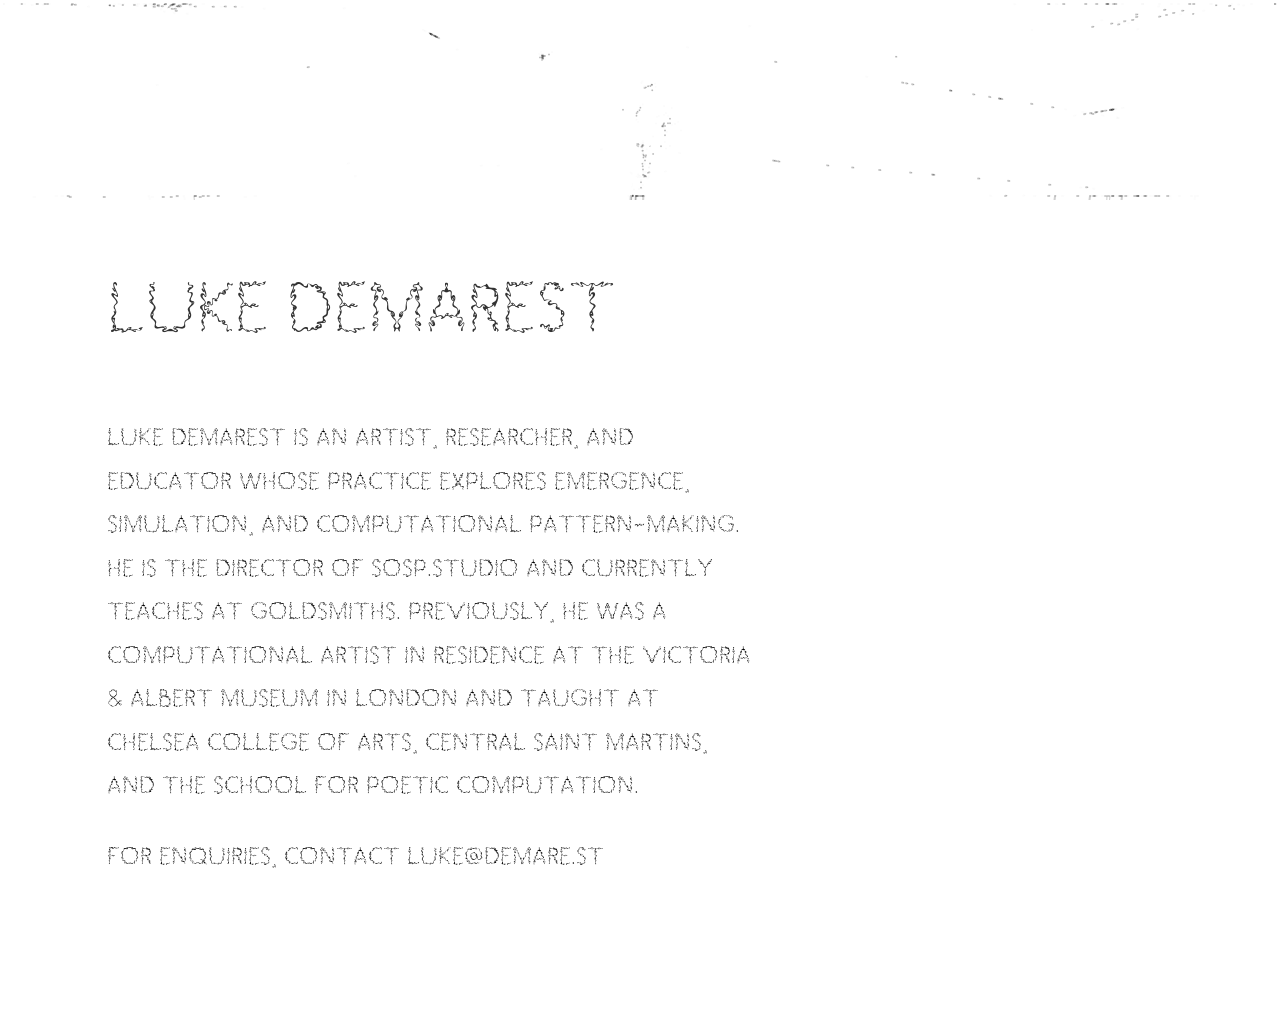
<file: index.html>
<!DOCTYPE html>
<html lang="en-GB">
  <head>
    <meta charset="UTF-8">
    <meta name="viewport" content="width=device-width, initial-scale=1.0">
    <title>Luke Demarest</title>

    <style>
    @font-face {
      font-family: parasitype;
      src: url(./fonts/haslea/haslea-plain.otf);
      <!-- src: url(./fonts/parasitype/parasitype-light.otf); -->
    }
    @font-face {
      font-family: haslea;
      src: url(./fonts/haslea/haslea-plain.otf);
    }
      :root {
        --page-width: 73rem;
        --page-padding: clamp(1.5rem, 4vw, 4rem);
        --text-colour: #666;
        --heading-colour: #323232;
        --gap: clamp(2rem, 4vw, 4rem);
      }

      *,
      *::before,
      *::after {
        box-sizing: border-box;
      }

      html {
        scrollbar-width: none;
      }

      html,
      body {
        margin: 0;
        padding: 0;
      }

      body {
        width: 100%;
        min-height: 100vh;
        padding-bottom: clamp(5rem, 10vw, 10rem);
        overflow-y: scroll;
        color: var(--text-colour);
        background: #fff;
        font-family: parasitype;
        scrollbar-width: none;
        -ms-overflow-style: none;
      }

      body::-webkit-scrollbar,
      ::-webkit-scrollbar {
        display: none;
      }

      canvas {
        display: block;
        width: 100%;
        margin: auto;
        min-height:200px;
      }

      #canvasParent {
        <!-- height: clamp(120px, 18vw, 220px); -->
        min-height:200px;
      }

      main {
        width: min(100%, var(--page-width));
        margin: 0 auto;
        padding: 0 var(--page-padding);
        color: black;
      }

      h1,
      h2,
      p {
        margin-top: 0;
        font-variant-ligatures: discretionary-ligatures; 
      }

      h1 {
        margin-top: clamp(2rem, 5vw, 4rem);
        margin-bottom: clamp(2rem, 5vw, 4rem);
        color: var(--heading-colour);
        font-size: clamp(3rem, 7.2vw, 5rem);
        font-weight: normal;
        <!-- line-height: 1.0; -->
        font-family: arthemys;
        letter-spacing: -0.02em;
        font-variant-ligatures: discretionary-ligatures;
        text-rendering: optimizeLegibility;
      }

      h1,
      h1 * {
        font-variant-ligatures: discretionary-ligatures;
        font-feature-settings: "dlig" 1;
      }

      p {
        max-width: 38ch;
        font-family: "haslea", sans-serif;
        font-size: clamp(1.2rem, 2.2vw, 1.7rem);
        line-height: 1.6;
      }

      a,
      a:visited,
      a:active {
        color: inherit;
        text-decoration: none;
      }

      a:focus-visible {
        outline: 1px solid currentColor;
        outline-offset: 0.3rem;
      }

      .intro {
        margin-bottom: clamp(6rem, 12vw, 11rem);
      }

      .intro p:last-child {
        margin-bottom: 0;
      }

      .contact a {
        border-bottom: 1px solid currentColor;
      }

      .projects {
        display: grid;
        grid-template-columns: repeat(3, minmax(0, 1fr));
        gap: clamp(3rem, 6vw, 6rem) var(--gap);
      }

      .project {
        display: block;
      }

      .project-image {
        width: 100%;
        aspect-ratio: 4 / 3;
        object-fit: cover;
        display: block;
      }

      .project h2 {
        margin: 1rem 0 0.35rem;
        color: var(--heading-colour);
        font-size: clamp(1.35rem, 1.45vw, 1.8rem);
        font-weight: normal;
        line-height: 1.05;
      }

      .project p {
        max-width: none;
        margin-bottom: 0;
        font-size: clamp(0.95rem, 1.2vw, 1.1rem);
        line-height: 1.45;
      }

      @media (hover: hover) {
        .project-image {
          transition: opacity 160ms ease;
        }

        .project:hover .project-image {
          opacity: 0.82;
        }
      }

      @media (max-width: 900px) {
        .projects {
          grid-template-columns: repeat(2, minmax(0, 1fr));
        }
      }

      @media (max-width: 620px) {
        h1 {
          font-size: clamp(2.8rem, 15vw, 4rem);
          font-size: clamp(2.8rem, 12vw, 4rem);
        }

        p {
          font-size: clamp(1.05rem, 5vw, 1.35rem);
          line-height: 1.55;
        }

        .projects {
          grid-template-columns: 1fr;
        }
      }

    </style>
    <script Content-type="application/javascript" src="./js/lib/p5.js"></script>
    <script Content-type="application/javascript" src="./js/sketch.js"></script>
  </head>
  <body>
    <div id="canvasParent"></div>
    <main>
      <h1>Luke Demarest</h1>
      <p>
        Luke Demarest is an artist, researcher, and educator 
        whose practice explores 
        emergence, simulation, and computational pattern-making.
        He is the director of 
        <a href="https://sosp.studio" target="_blank" rel="noopener noreferrer">sosp.studio</a>
        and currently teaches at Goldsmiths. 
        Previously, he was a Computational Artist in Residence at the Victoria & Albert Museum in London 
        and taught at Chelsea College of Arts, 
        Central Saint Martins, and the School for Poetic Computation. 
      </p>
      <p>
        For enquiries, contact 
        <a href="mailto:luke@demare.st">luke@demare.st</a>
      </p>
    </main>
  </body>
</html>
</file>
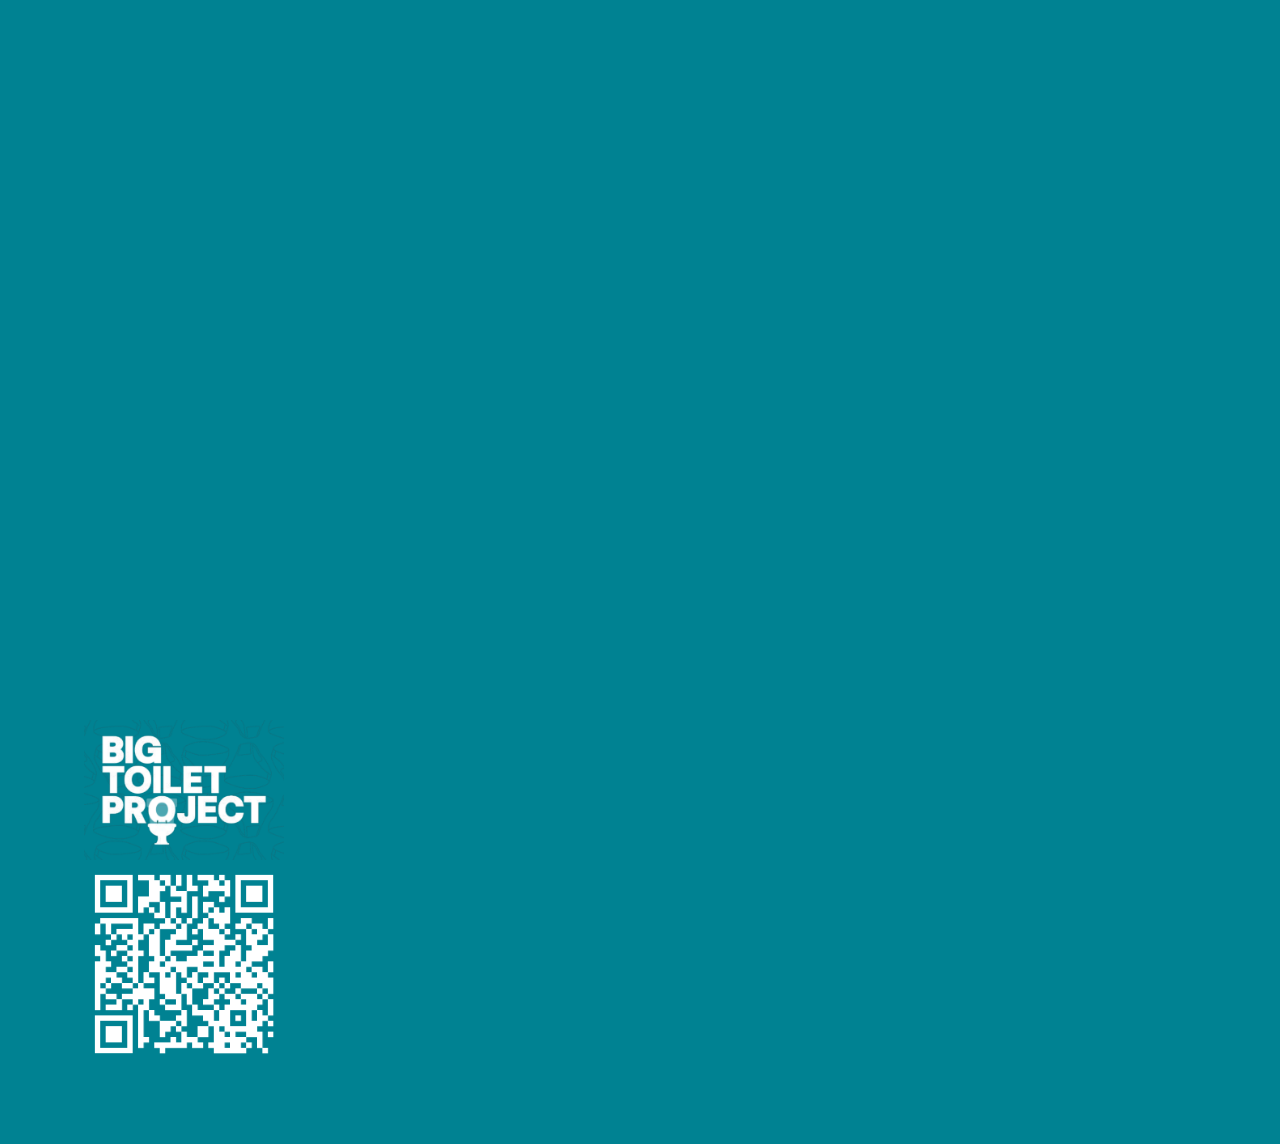
<file: evidence-week/index.html>
<!DOCTYPE html>
<html lang="en">
	<head>
		<link rel="stylesheet" type="text/css" href="style.css">
		<meta charset="utf-8" />
		<style>
		</style>
	</head>
	<body>
	<main>
		<img id="btp" src="./btp.png">
		<img id="qr" src="./qr.png">
		<iframe width="1960" height="1080" frameborder="0" src="https://ncase.me/loopy/v1.1/?embed=1&data=[[[3,80,187,0,%22NHS%2520%25F0%259F%2595%25AE%2520%22,4],[4,253,274,0,%22DfE%2520%25F0%259F%2595%25AE%22,4],[5,250,430,0,%22Ofsted%2520%25F0%259F%2595%25AE%22,4],[6,257,134,0,%22DHSC%2520%25F0%259F%2595%25AE%22,4],[7,437,163,1,%22Start%2520Age%22,4],[8,435,358,1,%22End%2520Age%22,4],[9,578,266,1,%22Nappy%2520use%22,4],[11,743,365,1,%22Nappy%2520%25C2%25A3%2520%25F0%259F%2591%25AA%22,2],[12,745,169,1,%22Nappy%2520Waste%22,5],[13,904,453,1,%22Nappy%2520%25C2%25A3%2520%25F0%259F%258F%259B%22,2],[14,434,689,0,%22Educator%2520%25E2%258F%25B1%25EF%25B8%258F%22,1],[15,602,689,0,%22Education%2520Quality%22,1],[17,1136,303,1,%22Pollution%22,5],[18,751,693,0,%22Child%2520Health%2520%22,1],[19,963,297,1,%22Incineration%22,5],[20,966,91,1,%22Landfill%22,5],[22,745,537,1,%22NHS%2520%25C2%25A3%2520%25E2%259B%25A8%22,2],[23,1145,684,0.16,%22Eco%2520Health%22,5],[24,1145,94,1,%22CO2%2520Emissions%22,5]],[[3,6,7,1,0],[3,4,-37,1,0],[3,7,129,-1,0],[3,8,-245,-1,0],[6,7,14,-1,0],[6,8,4,-1,0],[5,7,12,-1,0],[7,9,-6,1,0],[8,9,14,1,0],[9,11,13,1,0],[9,12,8,1,0],[13,11,7,1,0],[8,14,-2,-1,0],[14,15,-4,1,0],[8,18,0,-1,0],[12,19,5,1,0],[12,20,-5,1,0],[20,17,-15,1,0],[19,17,-6,1,0],[18,22,0,-1,0],[19,13,0,1,0],[17,18,94,-1,0],[17,23,25,-1,0],[4,5,-3,1,0],[5,8,-33,-1,0],[12,13,-3,1,0],[20,24,15,1,0],[19,24,19,1,0],[24,18,223,-1,0],[24,23,81,-1,0]],[[304,36,%22Increase%2520clarity%2520and%2520evidence%2520use%2520in%2520UK%2520toilet%2520training%2520guidance%22],[559,606,%22Social%2520Impacts%22],[917,197,%22Environmental%2520Impacts%22],[747,462,%22Economic%2520Impacts%22],[444,271,%22Toilet%2520Training%22]],24%5D"></iframe>
	</main>
	</body>
</html>
</file>
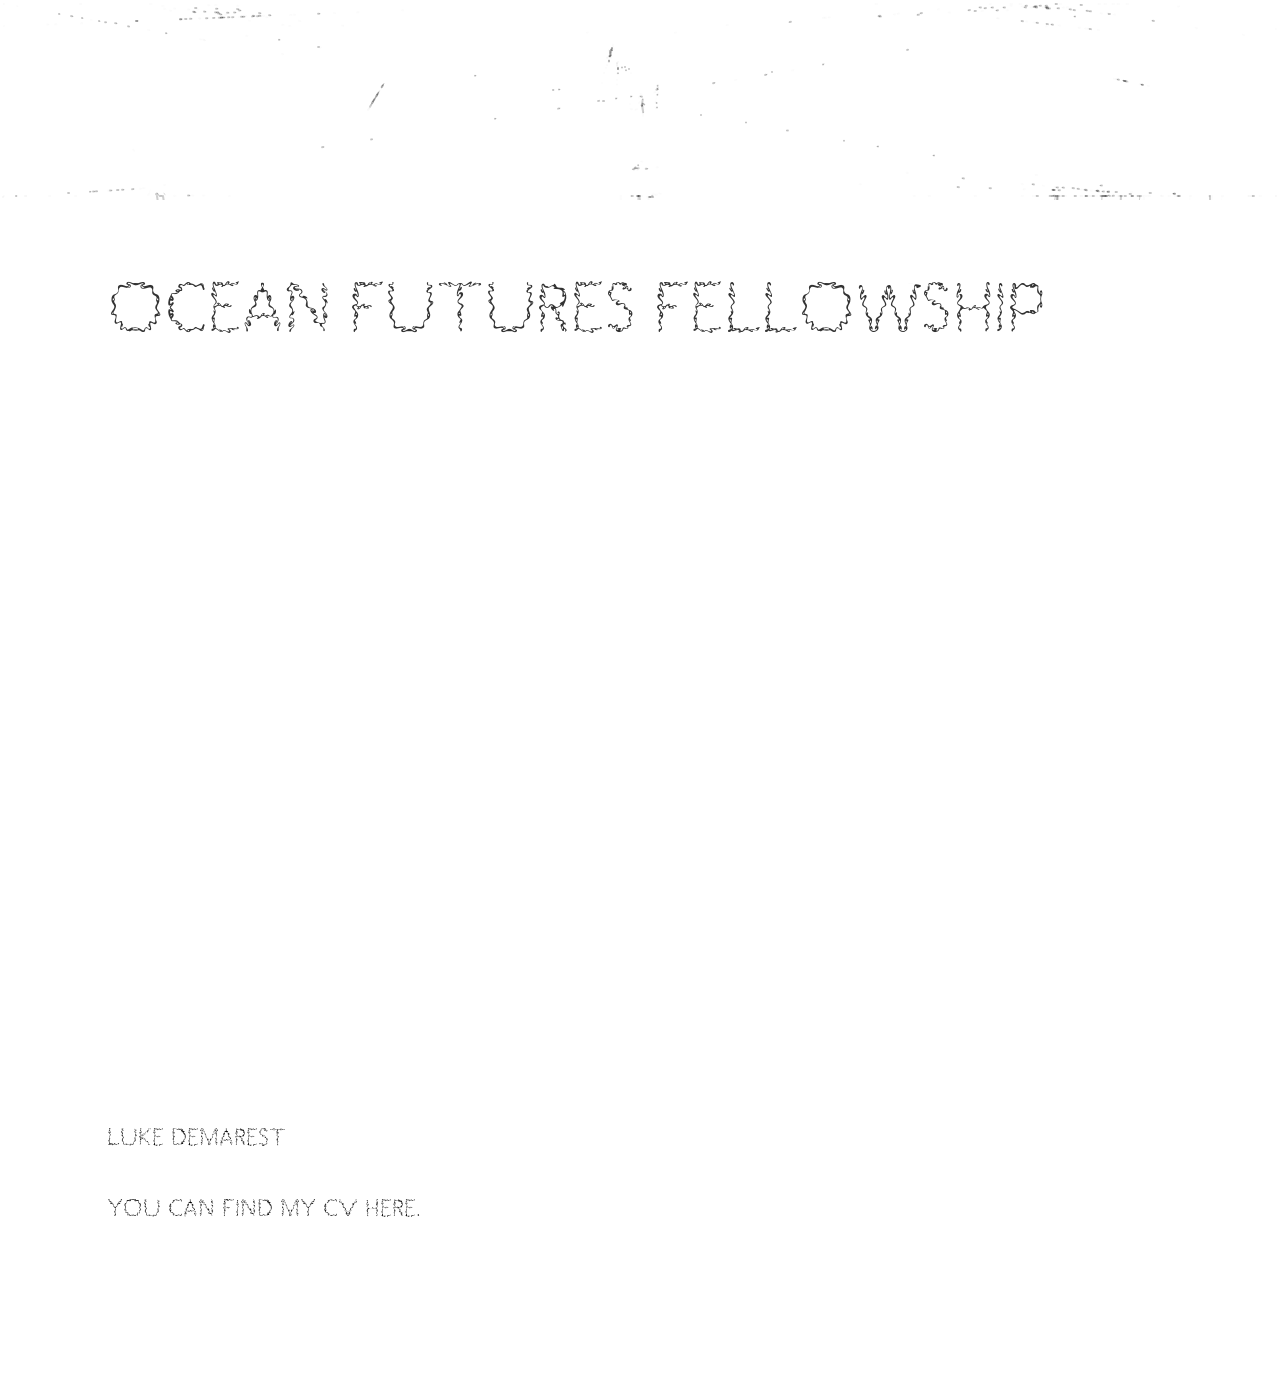
<file: ocean-futures-fellowship/index.html>
<!DOCTYPE html>
<html lang="en-GB">
  <head>
    <meta charset="UTF-8">
    <meta name="viewport" content="width=device-width, initial-scale=1.0">
    <title>Luke Demarest</title>

    <style>
    @font-face {
      font-family: parasitype;
      src: url(./fonts/haslea/haslea-plain.otf);
      <!-- src: url(./fonts/parasitype/parasitype-light.otf); -->
    }
    @font-face {
      font-family: haslea;
      src: url(./fonts/haslea/haslea-plain.otf);
    }
      :root {
        --page-width: 73rem;
        --page-padding: clamp(1.5rem, 4vw, 4rem);
        --text-colour: #666;
        --heading-colour: #323232;
        --gap: clamp(2rem, 4vw, 4rem);
      }

      *,
      *::before,
      *::after {
        box-sizing: border-box;
      }

      html {
        scrollbar-width: none;
      }

      html,
      body {
        margin: 0;
        padding: 0;
      }

      body {
        width: 100%;
        min-height: 100vh;
        padding-bottom: clamp(5rem, 10vw, 10rem);
        overflow-y: scroll;
        color: var(--text-colour);
        background: #fff;
        font-family: parasitype;
        scrollbar-width: none;
        -ms-overflow-style: none;
      }

      body::-webkit-scrollbar,
      ::-webkit-scrollbar {
        display: none;
      }

      canvas {
        display: block;
        width: 100%;
        margin: auto;
        min-height:200px;
      }

      #canvasParent {
        <!-- height: clamp(120px, 18vw, 220px); -->
        min-height:200px;
      }

      main {
        width: min(100%, var(--page-width));
        margin: 0 auto;
        padding: 0 var(--page-padding);
        color: black;
      }

      h1,
      h2,
      p {
        margin-top: 0;
        font-variant-ligatures: discretionary-ligatures; 
      }

      h1 {
        margin-top: clamp(2rem, 5vw, 4rem);
        margin-bottom: clamp(2rem, 5vw, 4rem);
        color: var(--heading-colour);
        font-size: clamp(3rem, 7.2vw, 5rem);
        font-weight: normal;
        <!-- line-height: 1.0; -->
        font-family: arthemys;
        letter-spacing: -0.02em;
        font-variant-ligatures: discretionary-ligatures;
        text-rendering: optimizeLegibility;
      }

      h1,
      h1 * {
        font-variant-ligatures: discretionary-ligatures;
        font-feature-settings: "dlig" 1;
      }

      p {
        max-width: 38ch;
        font-family: "haslea", sans-serif;
        font-size: clamp(1.2rem, 2.2vw, 1.7rem);
        line-height: 1.6;
      }

      a,
      a:visited,
      a:active {
        color: inherit;
        text-decoration: none;
      }

      a:focus-visible {
        outline: 1px solid currentColor;
        outline-offset: 0.3rem;
      }

      .intro {
        margin-bottom: clamp(6rem, 12vw, 11rem);
      }

      .intro p:last-child {
        margin-bottom: 0;
      }

      .contact a {
        border-bottom: 1px solid currentColor;
      }

      .projects {
        display: grid;
        grid-template-columns: repeat(3, minmax(0, 1fr));
        gap: clamp(3rem, 6vw, 6rem) var(--gap);
      }

      .project {
        display: block;
      }

      .project-image {
        width: 100%;
        aspect-ratio: 4 / 3;
        object-fit: cover;
        display: block;
      }

      .project h2 {
        margin: 1rem 0 0.35rem;
        color: var(--heading-colour);
        font-size: clamp(1.35rem, 1.45vw, 1.8rem);
        font-weight: normal;
        line-height: 1.05;
      }

      .project p {
        max-width: none;
        margin-bottom: 0;
        font-size: clamp(0.95rem, 1.2vw, 1.1rem);
        line-height: 1.45;
      }

      @media (hover: hover) {
        .project-image {
          transition: opacity 160ms ease;
        }

        .project:hover .project-image {
          opacity: 0.82;
        }
      }

      @media (max-width: 900px) {
        .projects {
          grid-template-columns: repeat(2, minmax(0, 1fr));
        }
      }

      @media (max-width: 620px) {
        h1 {
          font-size: clamp(2.8rem, 15vw, 4rem);
          font-size: clamp(2.8rem, 12vw, 4rem);
        }

        p {
          font-size: clamp(1.05rem, 5vw, 1.35rem);
          line-height: 1.55;
        }

        .projects {
          grid-template-columns: 1fr;
        }
      }

    </style>
    <script Content-type="application/javascript" src="./js/lib/p5.js"></script>
    <script Content-type="application/javascript" src="./js/sketch.js"></script>
  </head>
  <body>
    <div id="canvasParent"></div>
    <main>
      <h1>Ocean Futures Fellowship</h1>

      <div style="width: 100%; height: 700px;">
        <iframe
          src="https://drive.google.com/file/d/1C8z_IeUMBQytZPWU2QttqURsBSocGLLb/preview"
          width="100%"
          height="100%"
          style="border: none;"
          allow="autoplay"
          allowfullscreen>
        </iframe>
      </div>
      <p>
      Luke Demarest 
      </p>
      <p>
      You can find my cv <a href="./Demarest-cv-ocean_futures_fellowship-2026.pdf">here</a>.
      </p>
    </main>
  </body>
</html>
</file>
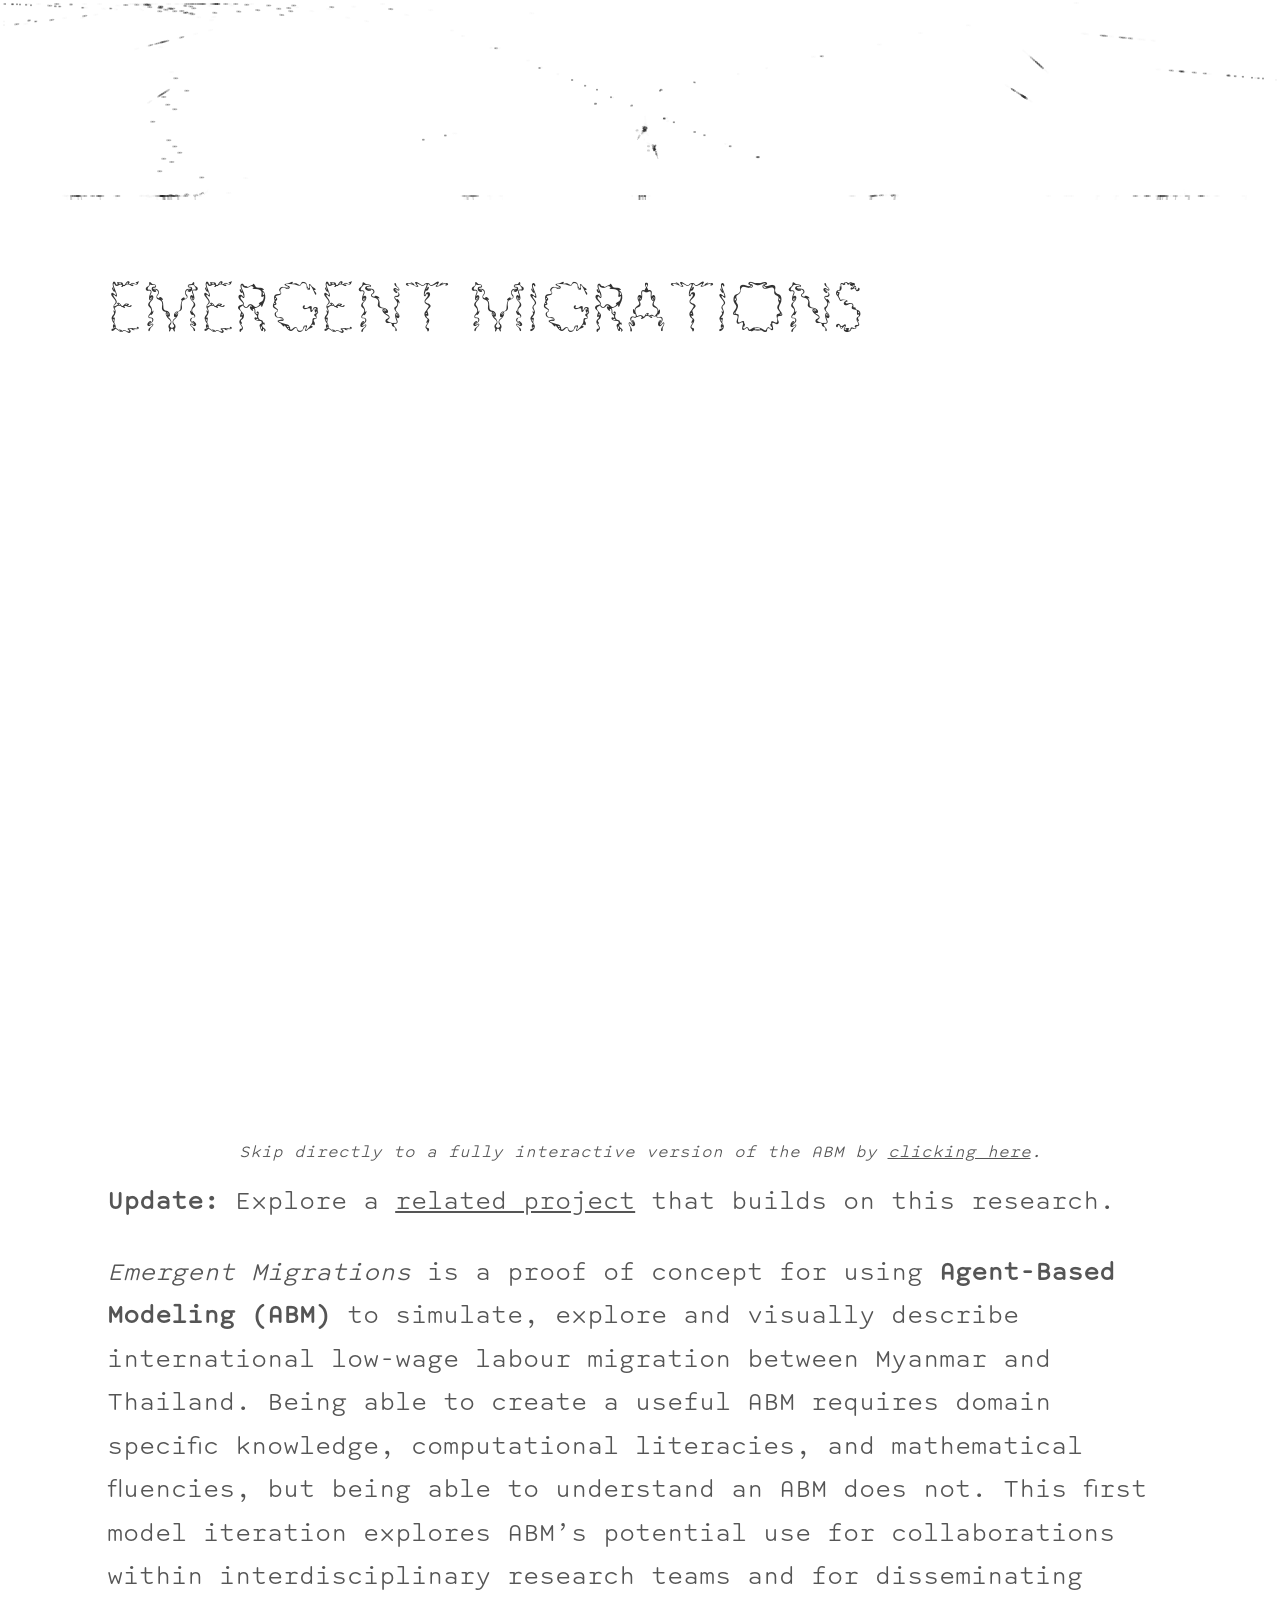
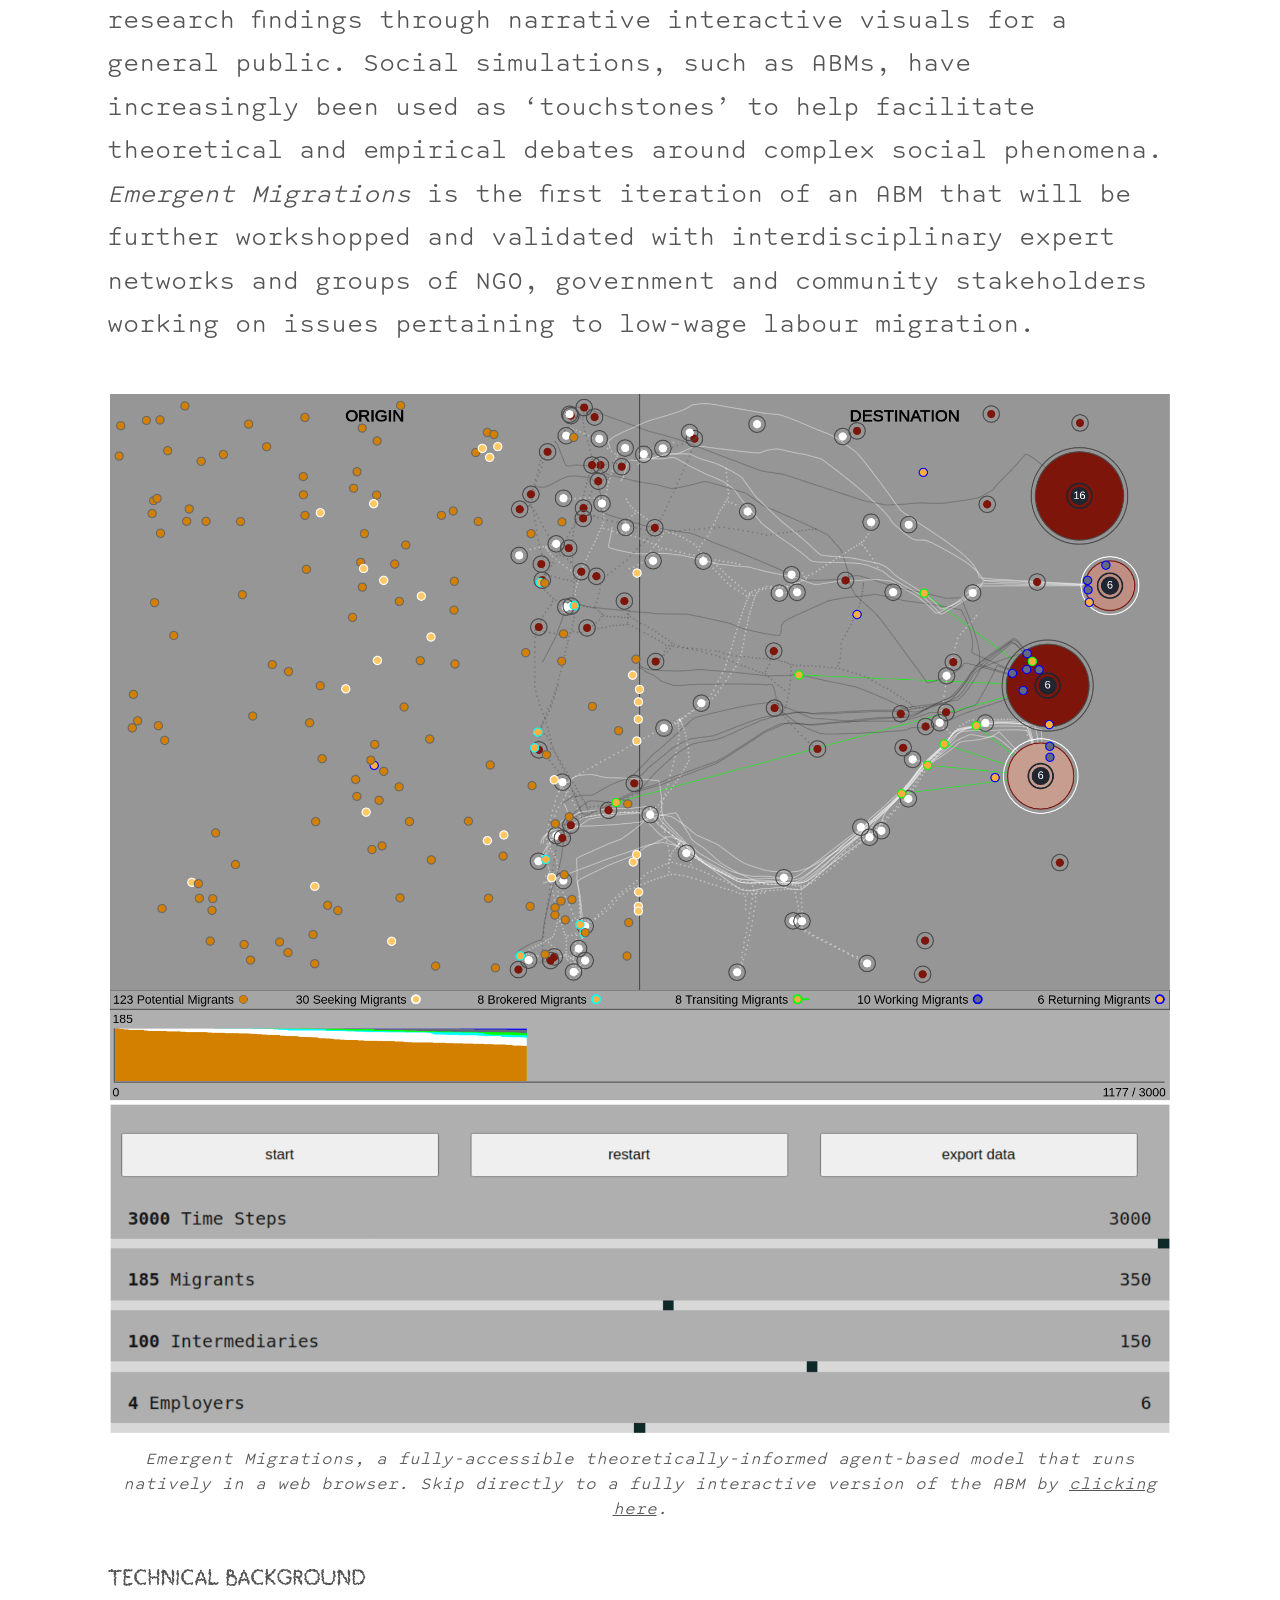
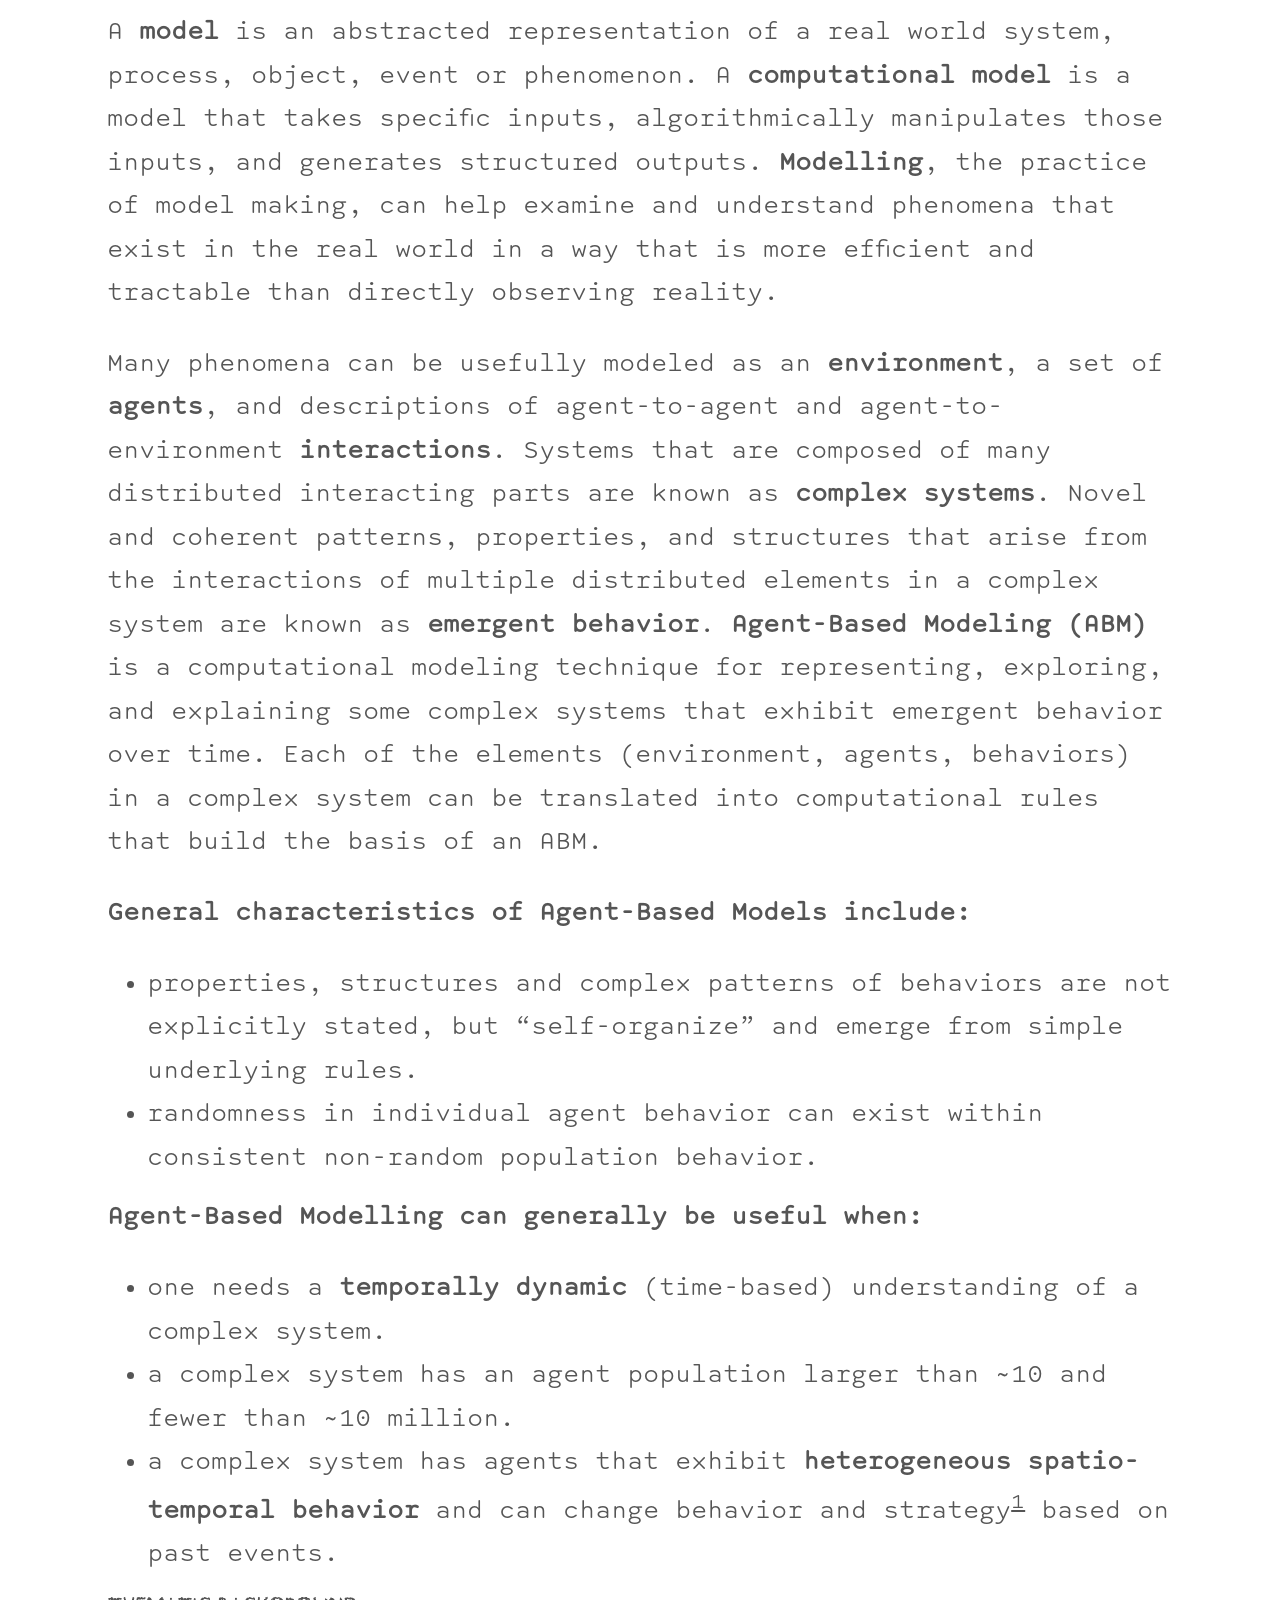
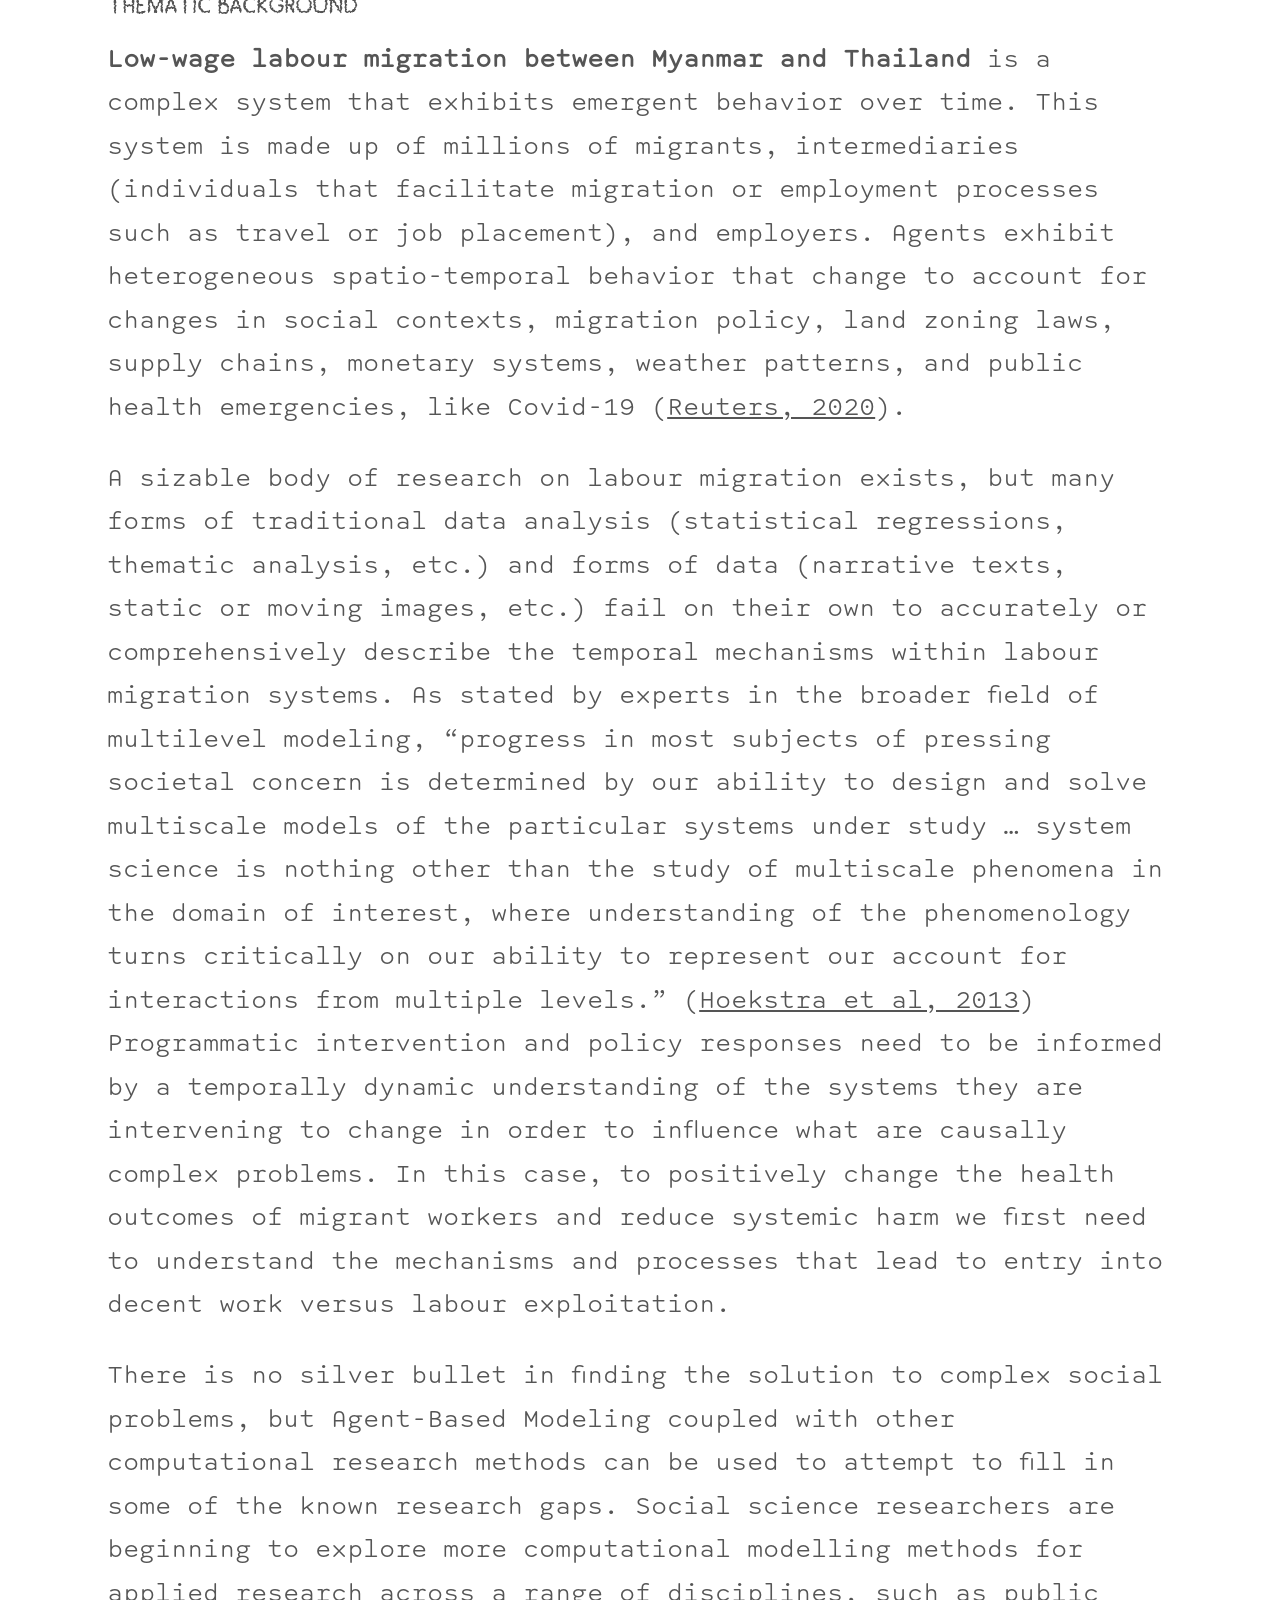
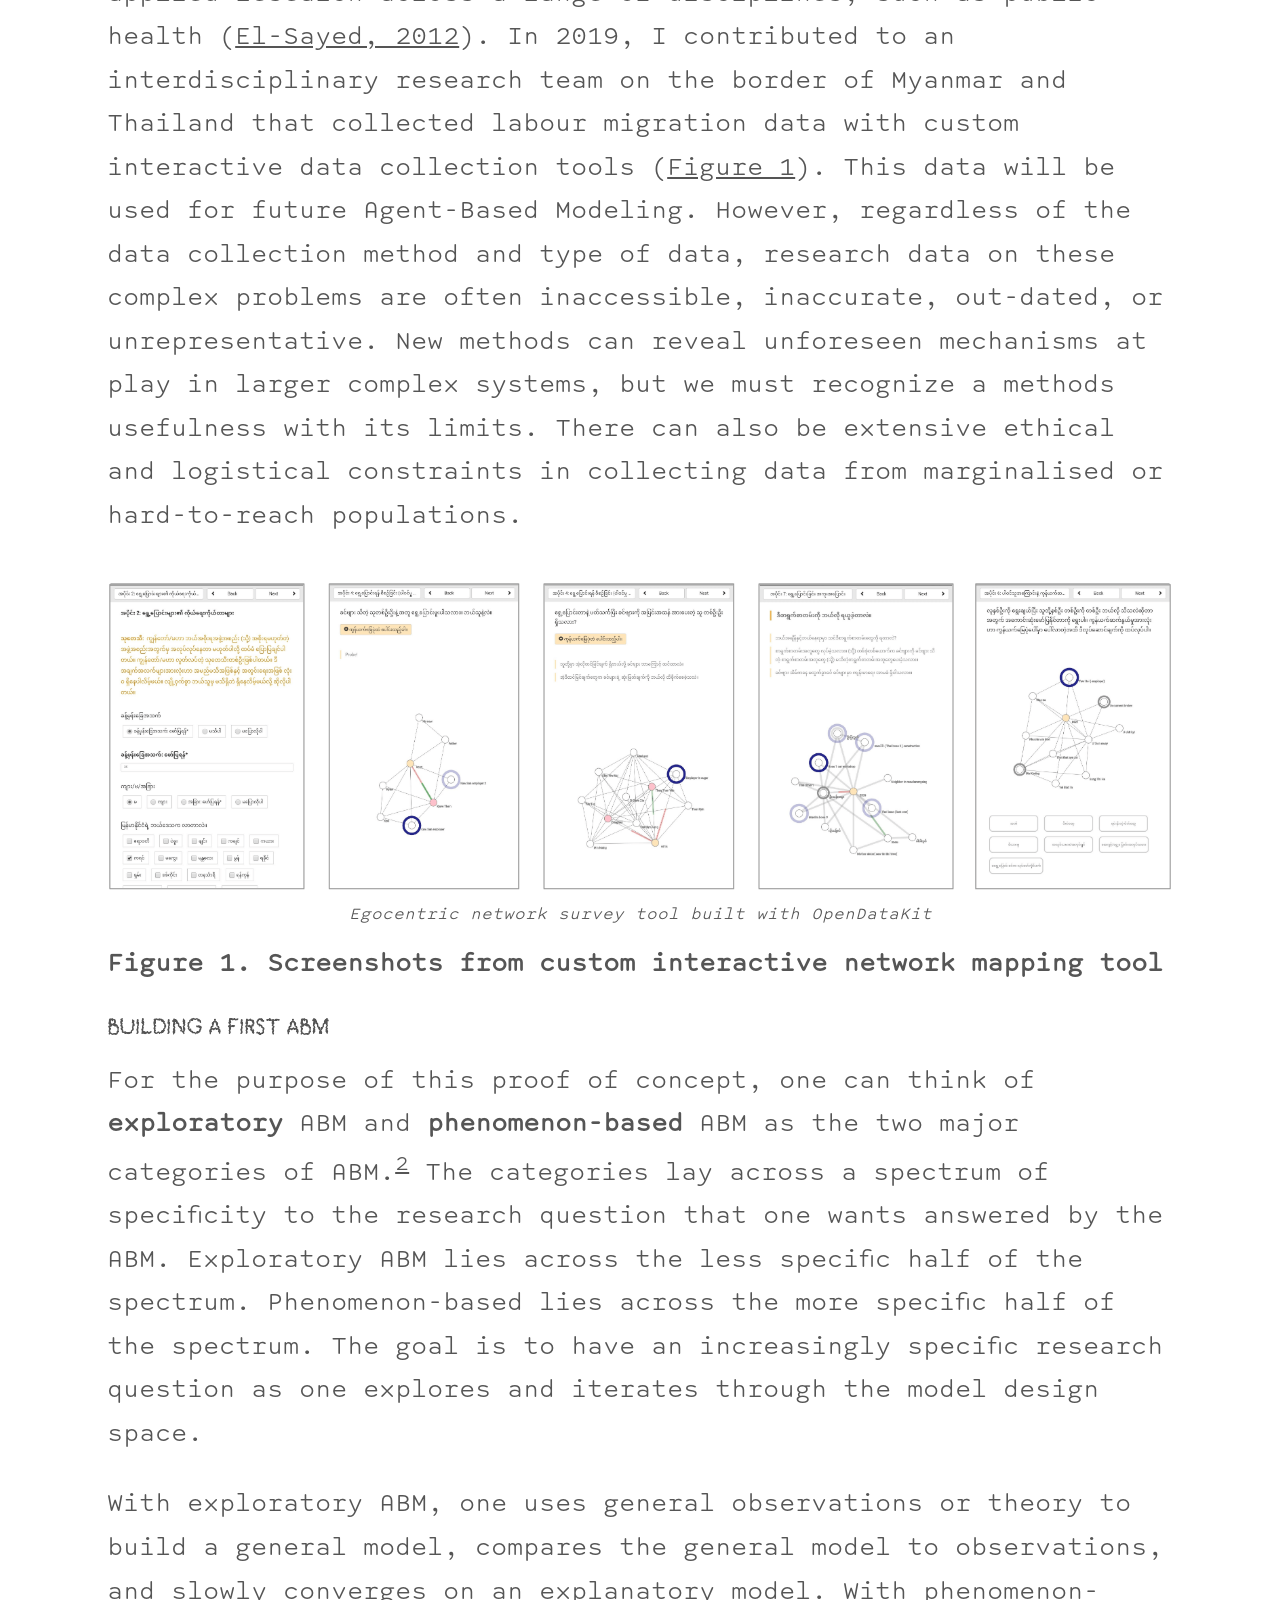
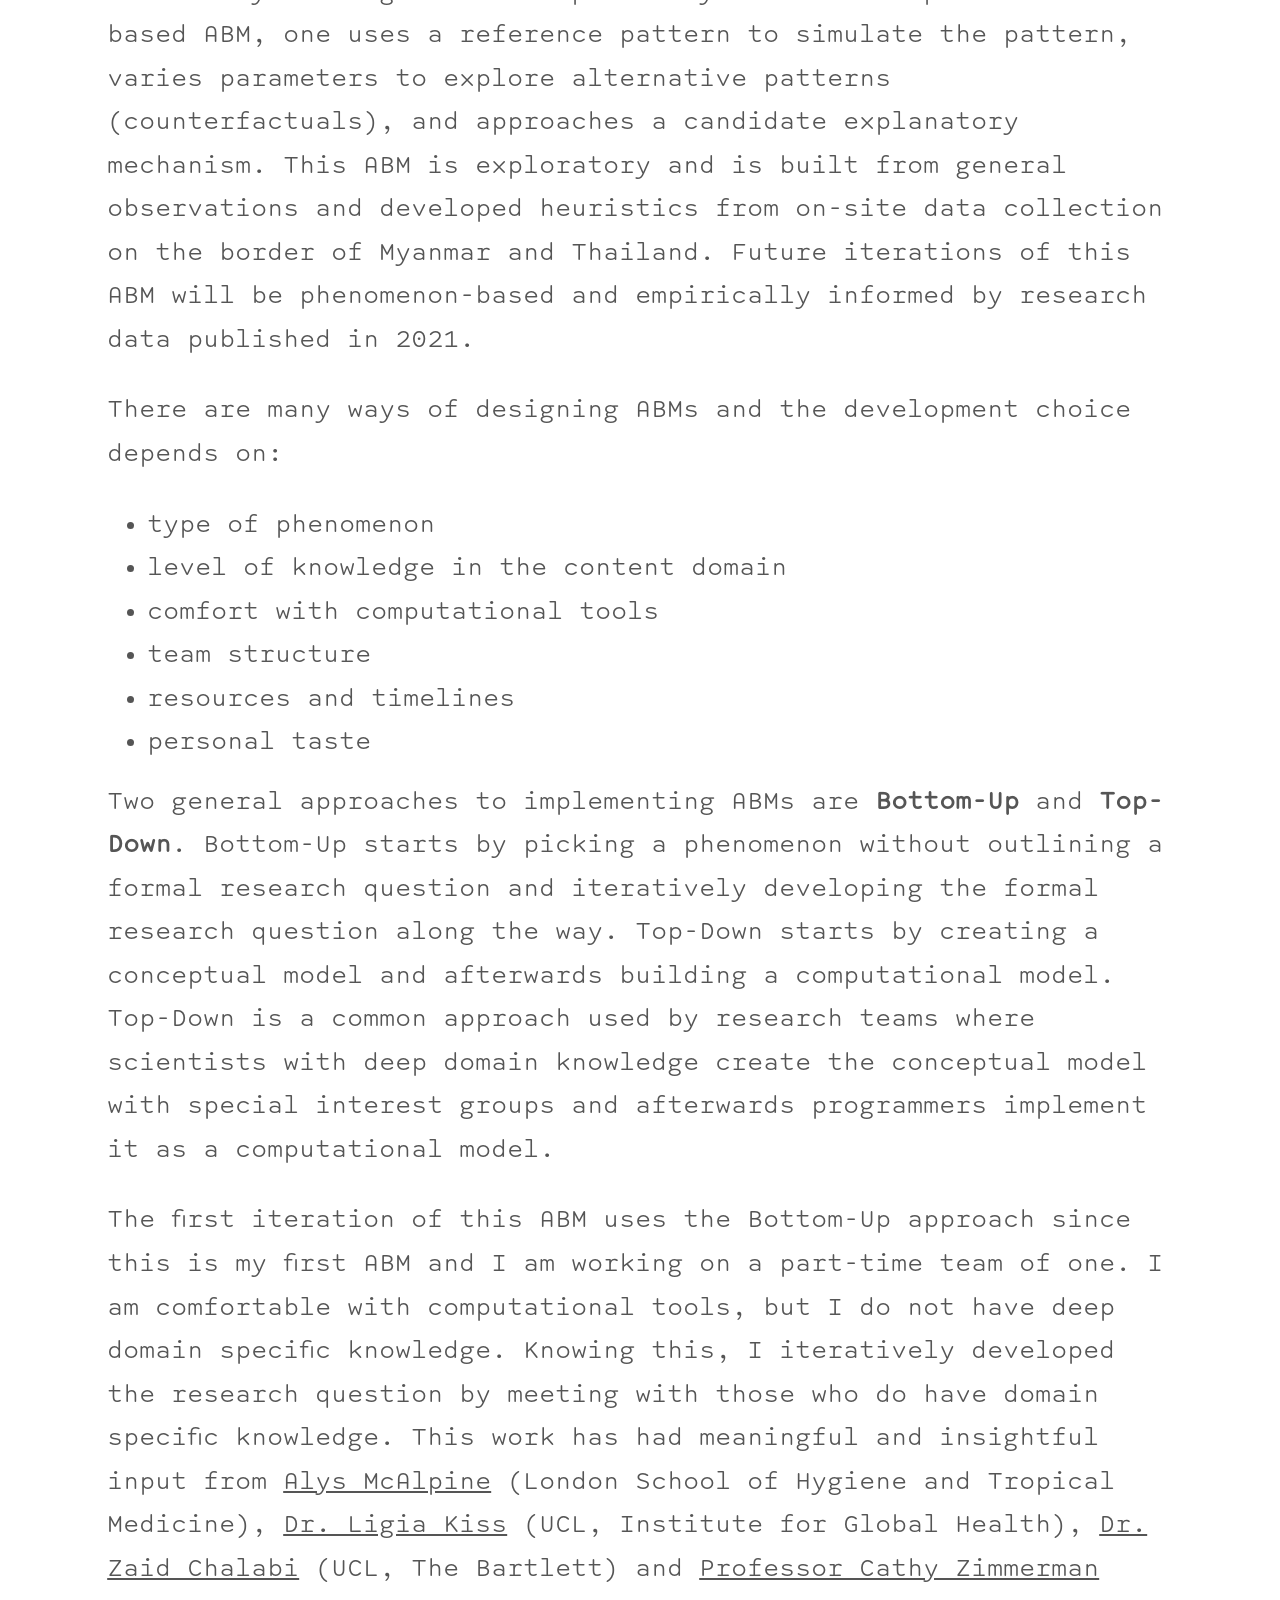
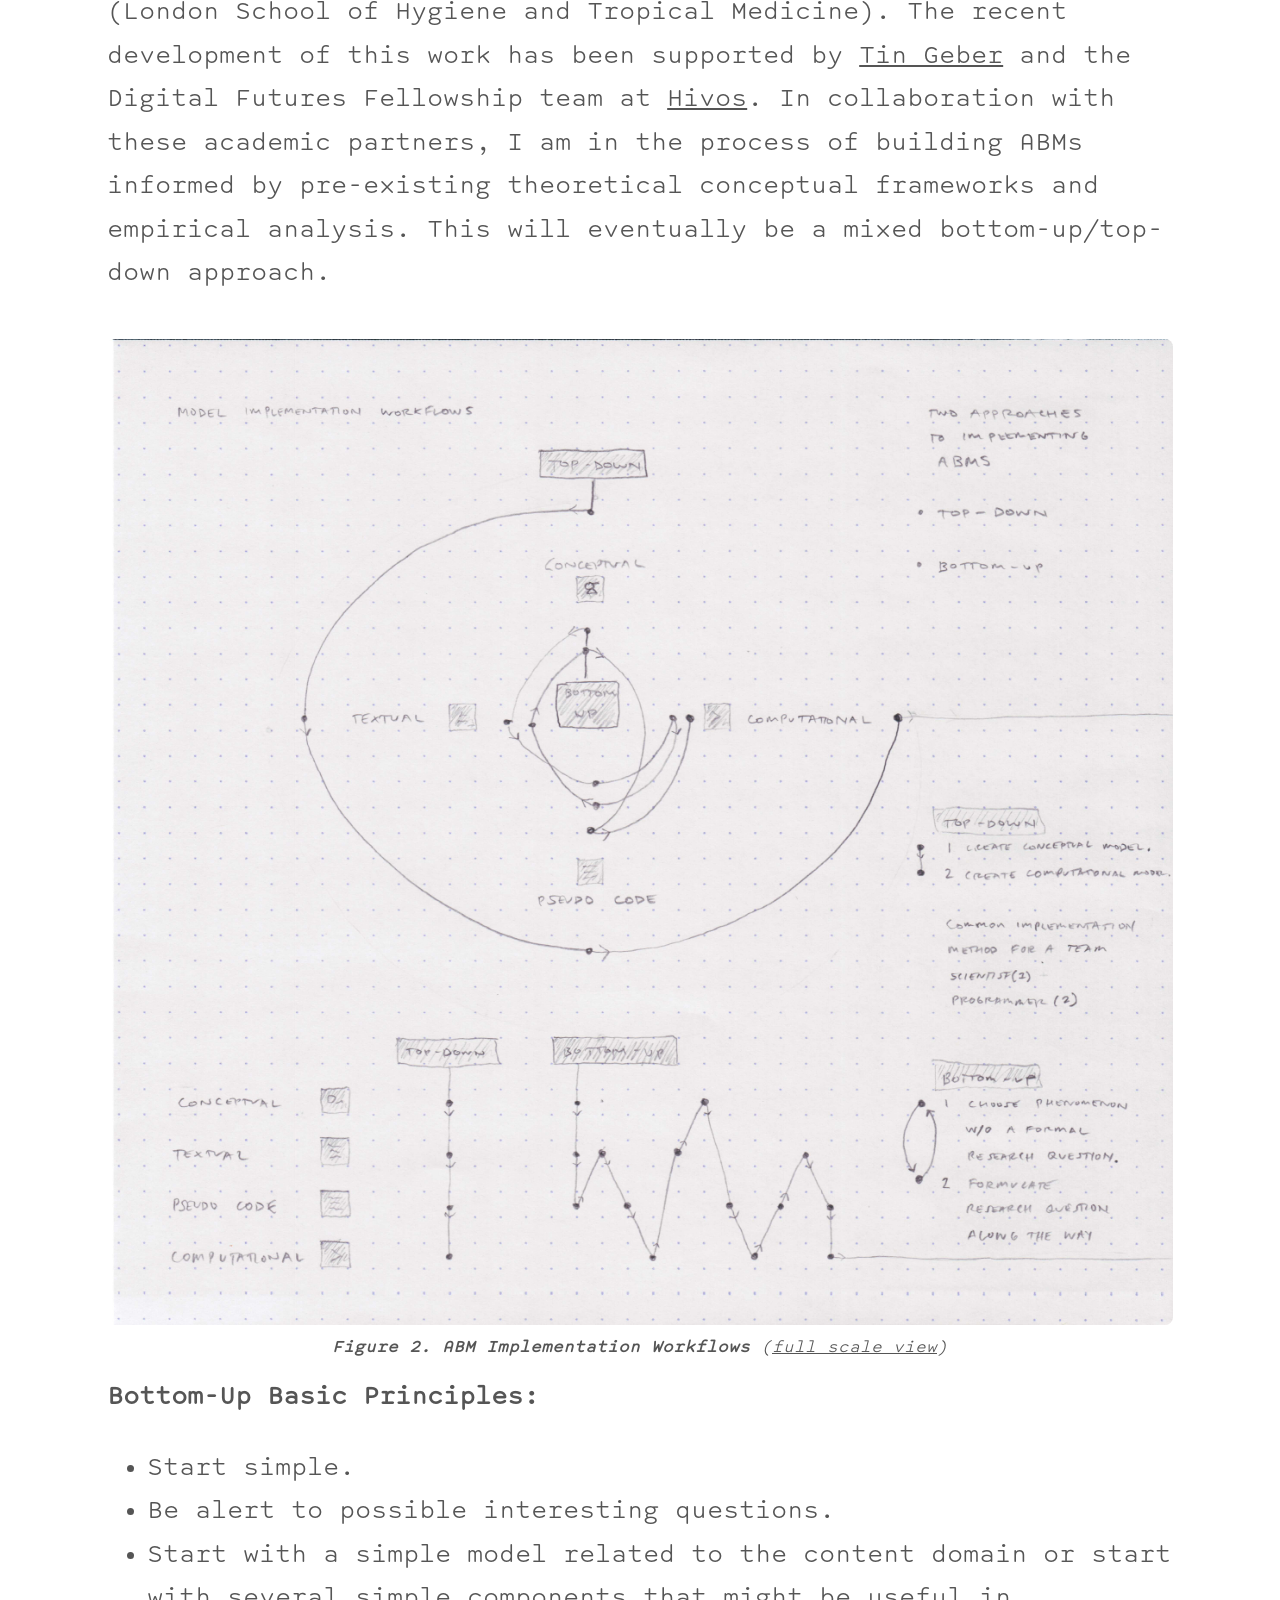
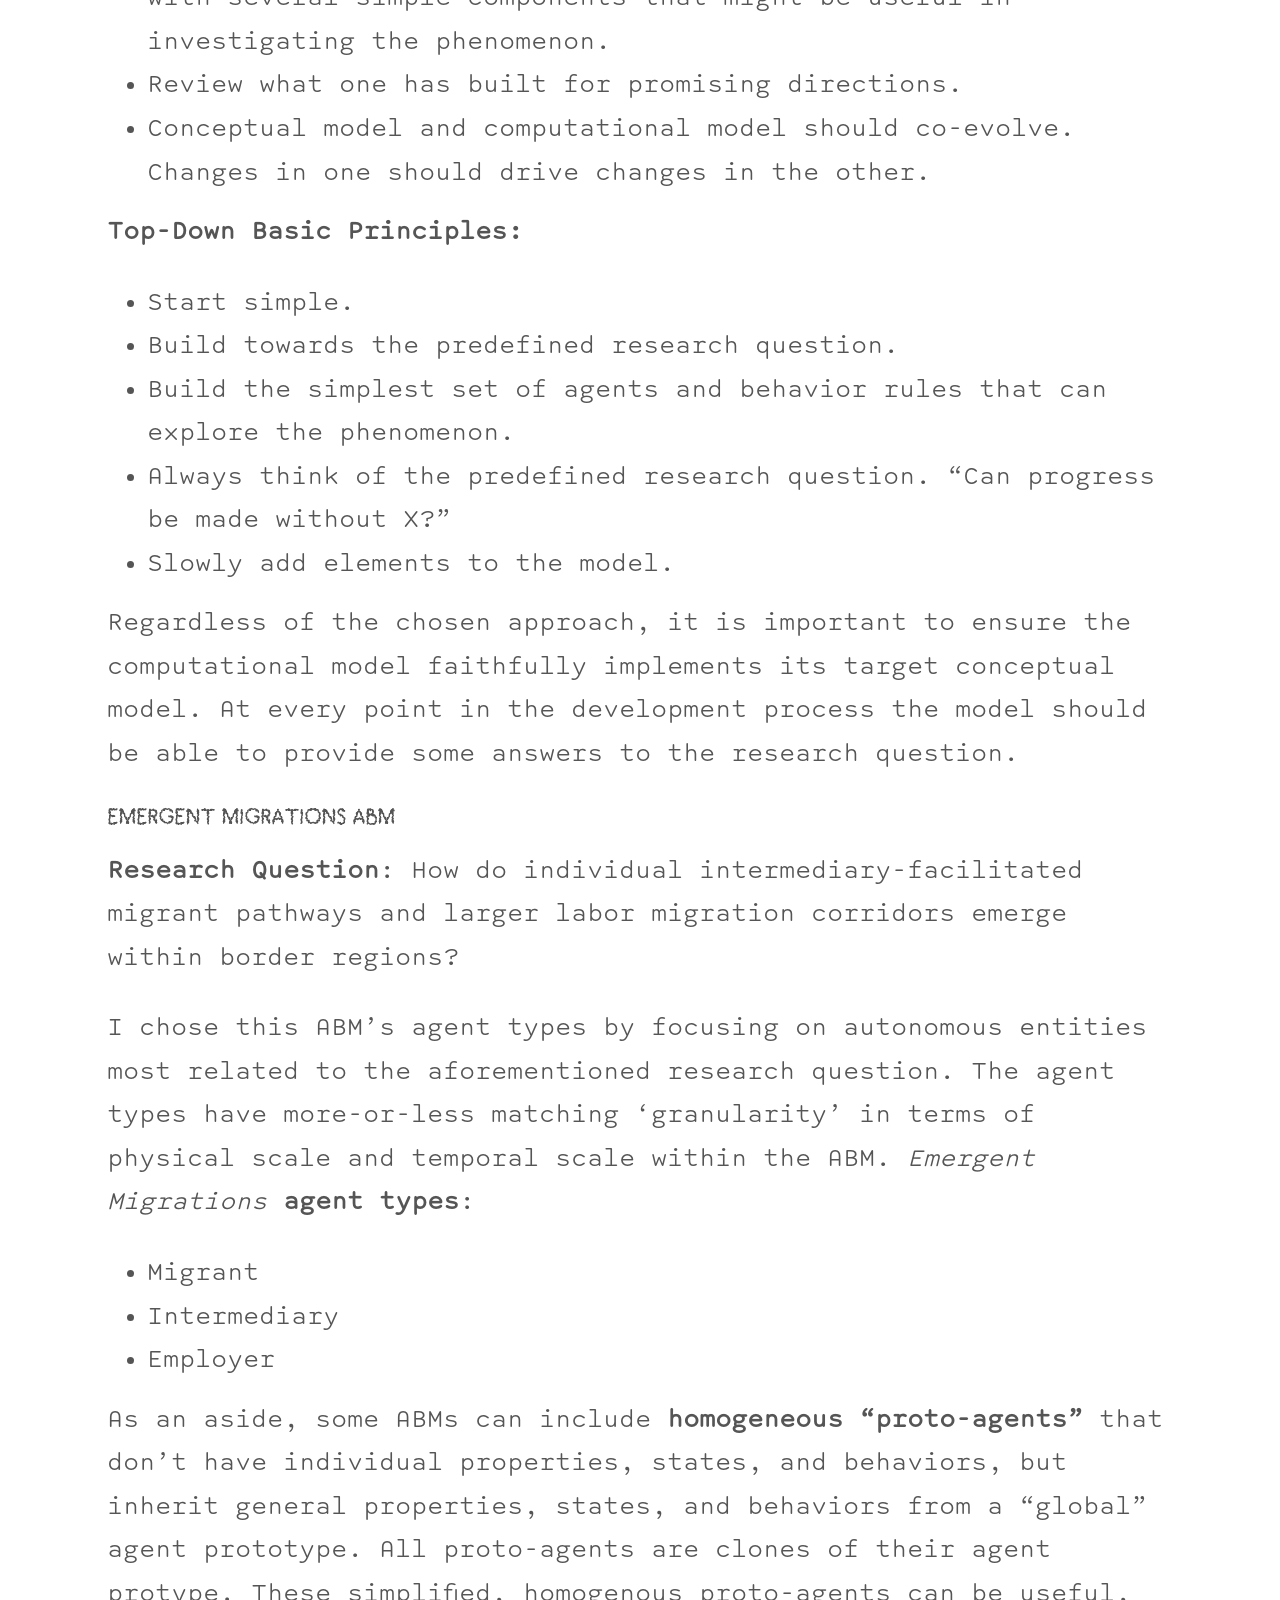
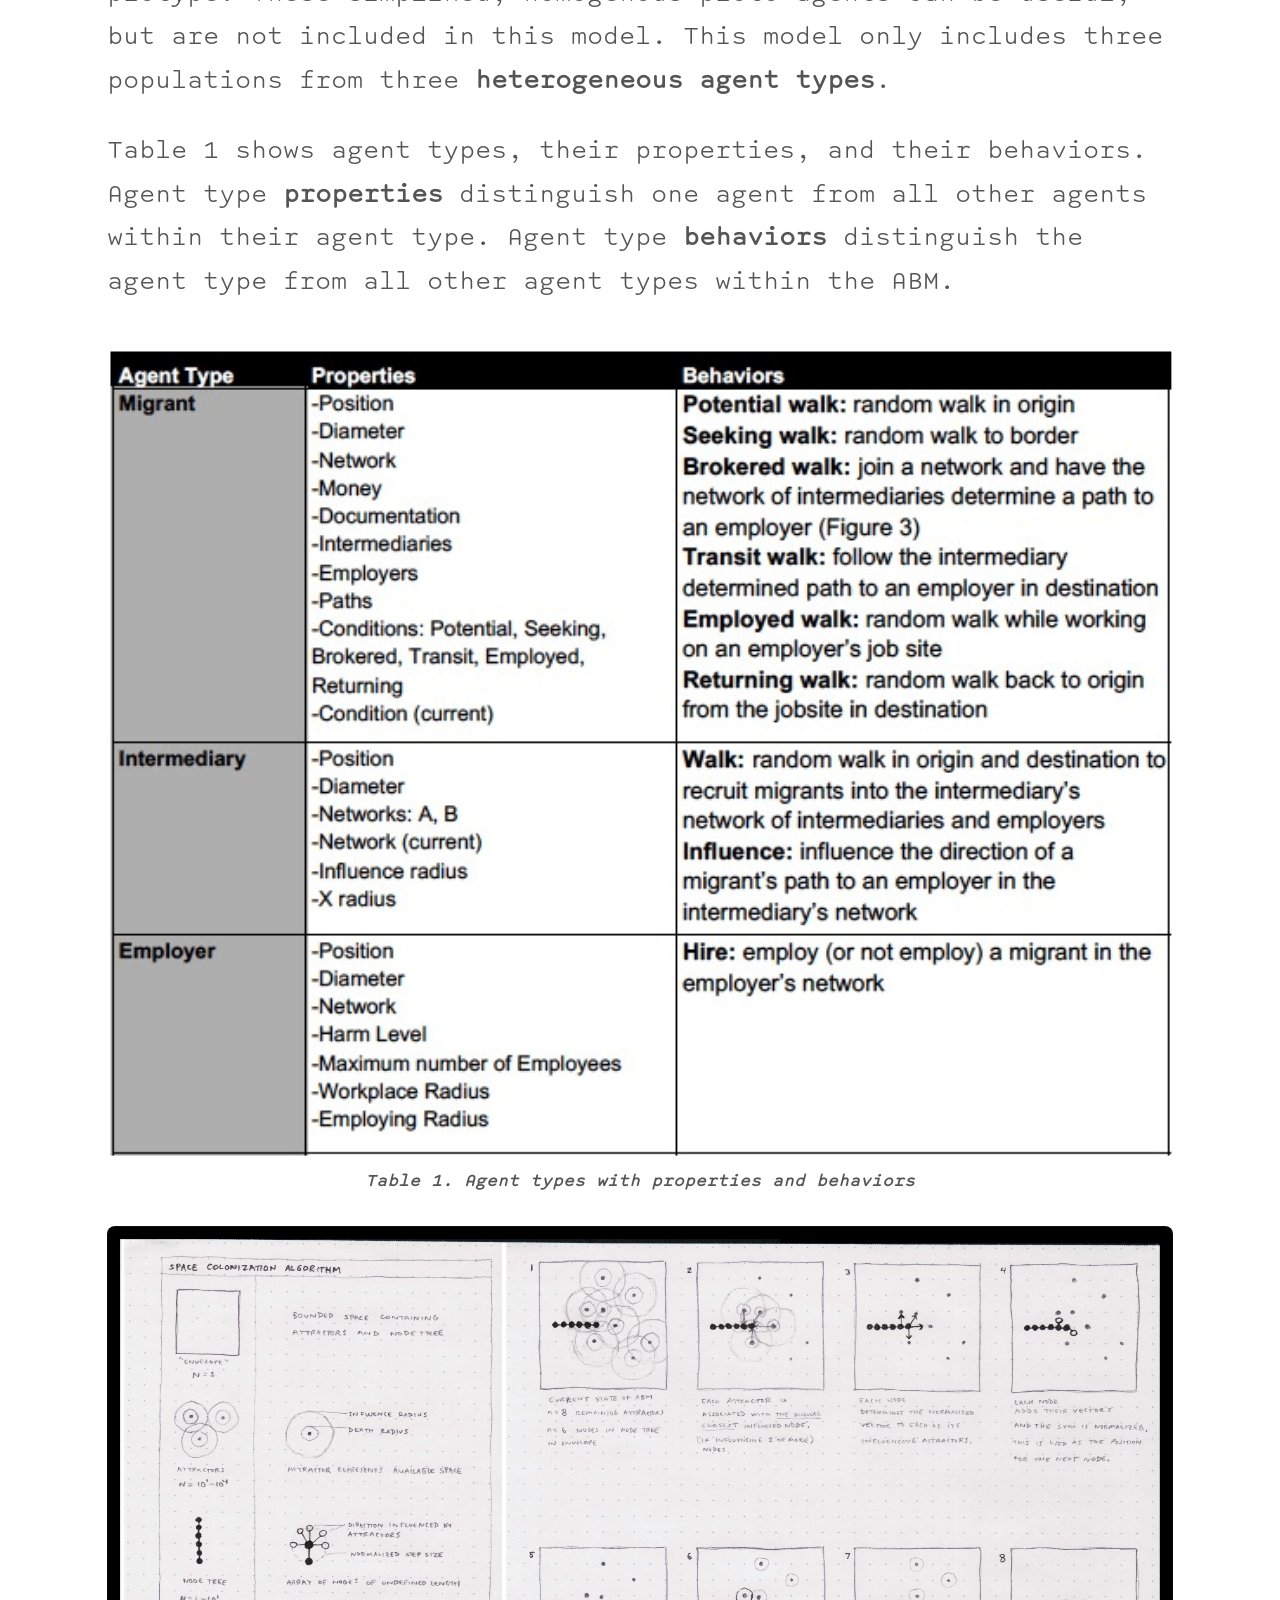
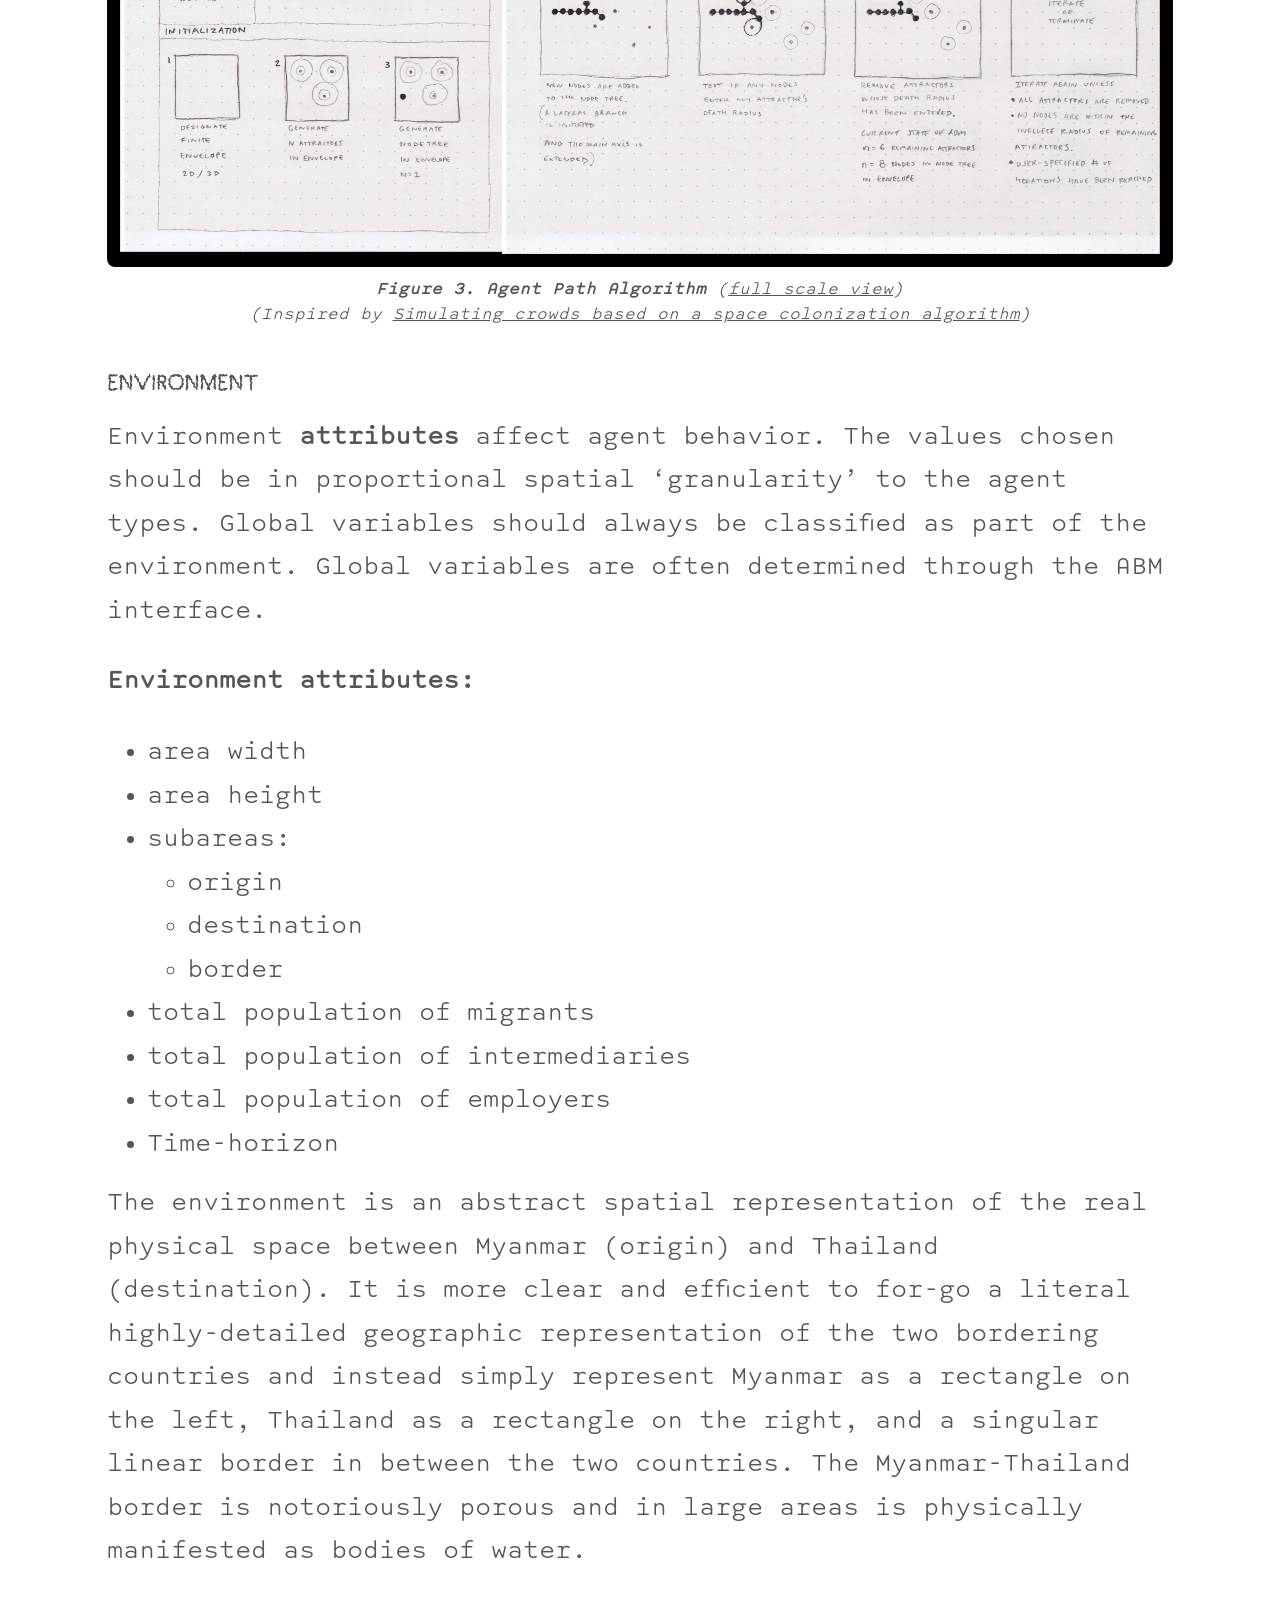
<file: works/emergent-migrations/index.html>
<!DOCTYPE html>
<html>
  <head>
    <meta charset="UTF-8">
    <meta name="viewport" content="width=device-width, initial-scale=1.0">
    <title>Luke Demarest</title>

    <style>
    @font-face {
      font-family: spotmono;
      src: url(./fonts/spot-mono/spot_mono_light.woff);
    }
    @font-face {
      font-family: parasitype;
      src: url(./fonts/parasitype/parasitype-light.otf);
    }
    @font-face {
      font-family: haslea;
      src: url(./fonts/haslea/haslea-plain.otf);
    }
      :root {
        --page-width: 73rem;
        --page-padding: clamp(1.5rem, 4vw, 4rem);
        --text-colour: #666;
        --heading-colour: #323232;
        --gap: clamp(2rem, 4vw, 4rem);
      }

      *,
      *::before,
      *::after {
        box-sizing: border-box;
      }

      html {
        scrollbar-width: none;
      }

      html,
      body {
        margin: 0;
        padding: 0;
      }

      body {
        width: 100%;
        min-height: 100vh;
        padding-bottom: clamp(5rem, 10vw, 10rem);
        overflow-y: scroll;
        color: var(--text-colour);
        background: #fff;
        font-family: haslea;
        scrollbar-width: none;
        -ms-overflow-style: none;
      }

      body::-webkit-scrollbar,
      ::-webkit-scrollbar {
        display: none;
      }

      #canvasParent canvas {
        display: block;
        width: 100%;
        margin: auto;
        min-height:200px;
      }

      #canvasParent {
        /* height: clamp(120px, 18vw, 220px); */ 
        min-height:200px;
      }

      main {
        width: min(100%, var(--page-width));
        margin: 0 auto;
        padding: 0 var(--page-padding);
        color: #555;
      }

      h1,
      h2,
      p {
        margin-top: 0;
        font-variant-ligatures: discretionary-ligatures; 
      }

      h1 {
        margin-top: clamp(2rem, 5vw, 4rem);
        margin-bottom: clamp(2rem, 5vw, 4rem);
        color: var(--heading-colour);
        font-size: clamp(3rem, 7.2vw, 5rem);
        font-weight: normal;
        <!-- line-height: 1.0; -->
        font-family: arthemys;
        letter-spacing: -0.02em;
        font-variant-ligatures: discretionary-ligatures;
        text-rendering: optimizeLegibility;
      }

      h1,
      h1 * {
        font-variant-ligatures: discretionary-ligatures;
        font-feature-settings: "dlig" 1;
      }

      p,li {
        /* max-width: 38ch; */ 
        /*font-family: "haslea", sans-serif;*/
        font-family: "spotmono", sans-serif;
        font-size: clamp(1.2rem, 2.2vw, 1.7rem);
        line-height: 1.6;
      }
      figcaption{
        font-family: spotmono;
      }
      figure{
        padding: 1em 0;
        margin: 0;
      }

      a,
      a:visited,
      a:active {
        color: inherit;
        text-decoration: underline;
      }

      a:focus-visible {
        outline: 1px solid currentColor;
        outline-offset: 0.3rem;
        font-weight: bold;
      }

      .intro {
        margin-bottom: clamp(6rem, 12vw, 11rem);
      }

      .intro p:last-child {
        margin-bottom: 0;
      }

      .contact a {
        border-bottom: 1px solid currentColor;
      }

      .projects {
        display: grid;
        grid-template-columns: repeat(3, minmax(0, 1fr));
        gap: clamp(3rem, 6vw, 6rem) var(--gap);
      }

      .project {
        display: block;
      }

      .project-image {
        width: 100%;
        aspect-ratio: 4 / 3;
        object-fit: cover;
        display: block;
      }

      .project h2 {
        margin: 1rem 0 0.35rem;
        color: var(--heading-colour);
        font-size: clamp(1.35rem, 1.45vw, 1.8rem);
        font-weight: normal;
        line-height: 1.05;
      }

      .project p {
        max-width: none;
        margin-bottom: 0;
        font-size: clamp(0.95rem, 1.2vw, 1.1rem);
        line-height: 1.45;
      }

      hr{
        width: 100vw;
        max-width: 100vw;
        margin-left: calc(50% - 50vw);
        margin-right: 0;
        border: 0;
        border-top: 3px solid #666;
      }

      #abm-main canvas{
      width:100% !important;
      height:100% !important;
      }

      #abm-data canvas{
      width:100% !important;
      height:70% !important;
      }

input[type="checkbox"]{
  height: 2em;
}
#sketch1 div,canvas,.abm-controls{
  display:block;
  margin:0 auto;
}
section#sketch1{
  margin-bottom:5em;
}

label{
  width: 110px;
  display:inline;
  padding-left: 1em;
  font-family: spotmono;
}
.slider{
  margin-top: 1em;
}
span.current{
  font-weight:bold;
}

span.max{
  float:right;
  padding-right: 1em;
}

button{
  display:inline;
  width:30%;
  margin:1%;
  height:3em;
}
input{
  /* width:960px; */
  width:100%;
  display:block;
  margin:0.5em 0;
}
.abm-controls{
 /* width:960px; */
  /* margin-top:17px; */
  background:#afafaf;
  border-top:0.75em white solid;
  margin-bottom: 15em;
  padding-bottom: 2em;
}

/*Chrome*/
@media screen and (-webkit-min-device-pixel-ratio:0) {

  input#numOfCowards[type='range']::-webkit-slider-thumb {
    box-shadow: -960px 0 0 960px #000000 !important;
  }

  input[type='range']::-webkit-slider-thumb {
    box-shadow: -960 0 0 960px #fff;
    background: rgb(20, 40, 40);
    -webkit-appearance: none;
    cursor: ew-resize;
    height: 10px;
    width: 10px;
  }
  
  input[type='range']{
    overflow: hidden;
    -webkit-appearance: none;
    background-color: #d8d8d8;
  }
    
  input[type='range']::-webkit-slider-runnable-track {
    height: 10px;
    -webkit-appearance: none;
    color: #d8d8d8;
    margin-top: -1px;
  }
}

/** FF*/
input[type="range"]::-moz-range-progress {
  background-color: #fff; 
  height:19px;
}
input#numOfCowards[type="range"]::-moz-range-progress {
  background-color: #000000 !important; 
}
input[type="range"]::-moz-range-track {  
  background-color: #d8d8d8;
}

/* IE*/
input[type="range"]::-ms-fill-lower {
  background-color: #d8d8d8; 
}
input[type="range"]::-ms-fill-upper {  
  background-color: #d8d8d8;
}


      @media (hover: hover) {
        .project-image {
          transition: opacity 160ms ease;
        }

        .project:hover .project-image {
          opacity: 0.82;
        }
      }

      @media (max-width: 900px) {
        .projects {
          grid-template-columns: repeat(2, minmax(0, 1fr));
        }
      }

      @media (max-width: 620px) {
        h1 {
          font-size: clamp(2.8rem, 15vw, 4rem);
          font-size: clamp(2.8rem, 12vw, 4rem);
        }

        p {
          font-size: clamp(1.05rem, 5vw, 1.35rem);
          line-height: 1.55;
        }

        .projects {
          grid-template-columns: 1fr;
        }
      }

    </style>
    <script Content-type="application/javascript" src="./js/lib/p5.js"></script>
    <script Content-type="application/javascript" src="./js/sketch.js"></script>

  </head>
  <body>
    <div id="canvasParent"></div>
    <main>
      <section>
        <h1>Emergent Migrations</h1>

        <div class="wind-image">
        <figure>
        <iframe width="100%" height="695px" src="https://www.youtube.com/embed/XtM5fplvb1U?autoplay=1" frameborder="0" allow="accelerometer; autoplay; encrypted-media; gyroscope; picture-in-picture" allowfullscreen></iframe>
  <figcaption style="
    font-size: 1.126em;
    text-align: center;
    margin-top: 10px;
    font-style: italic;
  ">

          Skip directly to a fully interactive version of the ABM by <a href="index.html#emergentMigrations">clicking here</a>.
  </figcaption>
        </figure>
        </div>


       <p>
         <b>Update:</b> Explore a <a href="https://demare.st/works/mythmapin/">related project</a> that builds on this research.
       </p>
       <p>
        <i>Emergent Migrations</i> is a proof of concept for using <b>Agent-Based Modeling (ABM)</b> to simulate, explore and visually describe international low-wage labour migration between Myanmar and Thailand. 
          Being able to create a useful ABM requires domain specific knowledge, computational literacies, and mathematical fluencies, but being able to understand an ABM does not. 
          This first model iteration explores ABM’s potential use for collaborations within interdisciplinary research teams and for disseminating research findings through narrative interactive visuals for a general public. 
          Social simulations, such as ABMs, have increasingly been used as ‘touchstones’ to help facilitate theoretical and empirical debates around complex social phenomena. 
          <i>Emergent Migrations</i> is the first iteration of an ABM that will be further workshopped and validated with interdisciplinary expert networks and groups of NGO, government and community stakeholders working on issues pertaining to low-wage labour migration.
        </p>

        <div class="wind-image">
        <figure style="margin: 0;">
          <img  
          alt="agent-based model of human migration pathways"
          style="width: 100%; height: auto; display: block; border-radius: 8px;"
          src="./assets/emergent-migrations-interface.png"
          >
          <figcaption style="
            font-size: 1.126em;
            text-align: center;
            margin-top: 10px;
            font-style: italic;
          ">
            Emergent Migrations, a fully-accessible theoretically-informed agent-based model that runs natively in a web browser.
          Skip directly to a fully interactive version of the ABM by <a href="index.html#emergentMigrations">clicking here</a>.
          </figcaption>
        </figure>
        </div>

        </p>
      </section>
      <section>
        <h2>Technical Background</h2>
        <p>
          A <b>model</b> is an abstracted representation of a real world system, process, object, event or phenomenon. 
          A <b>computational model</b> is a model that takes specific inputs, algorithmically manipulates those inputs, and generates structured outputs. 
          <b>Modelling</b>, the practice of model making, can help examine and understand phenomena that exist in the real world in a way that is more efficient and tractable than directly observing reality.
        </p>
        <p>
          Many phenomena can be usefully modeled as an <b>environment</b>, a set of <b>agents</b>, and descriptions of agent-to-agent and agent-to-environment <b>interactions</b>. 
          Systems that are composed of many distributed interacting parts are known as <b>complex systems</b>. 
          Novel and coherent patterns, properties, and structures that arise from the interactions of multiple distributed elements in a complex system are known as <b>emergent behavior</b>. 
          <b>Agent-Based Modeling (ABM)</b> is a computational modeling technique for representing, exploring, and explaining some complex systems that exhibit emergent behavior over time. 
          Each of the elements (environment, agents, behaviors) in a complex system can be translated into computational rules that build the basis of an ABM.
        </p>
        <p>
          <b>General characteristics of Agent-Based Models include:</b>
        </p>
        <ul>
          <li>
            properties, structures and complex patterns of behaviors are not explicitly stated, but “self-organize” and emerge from simple underlying rules.
          </li>
          <li>
            randomness in individual agent behavior can exist within consistent non-random population behavior.
          </li>
        </ul>
        <p>
          <b>Agent-Based Modelling can generally be useful when:</b>
        </p>
        <ul>
          <li>
            one needs a <b>temporally dynamic</b> (time-based) understanding of a complex system.
          </li>
          <li>
            a complex system has an agent population larger than ~10 and fewer than ~10 million.
          </li>
          <li>
            a complex system has agents that exhibit <b>heterogeneous spatio-temporal behavior</b> and can change behavior and strategy<sup><a href="index.html#footnote01">1</a></sup> based on past events.
          </li>
        </ul>
        <h2>Thematic Background</h2>
        <p>
          <b>Low-wage labour migration between Myanmar and Thailand</b> is a complex system that exhibits emergent behavior over time. 
          This system is made up of millions of migrants, intermediaries (individuals that facilitate migration or employment processes such as travel or job placement), and employers. 
          Agents exhibit heterogeneous spatio-temporal behavior that change to account for changes in social contexts, migration policy, land zoning laws, supply chains, monetary systems, weather patterns, and public health emergencies, like Covid-19 (<a target="_blank" href="https://www.reuters.com/article/us-health-coronavirus-thailand-exodus-idUSKBN21C0ZI">Reuters, 2020</a>).
        </p>
        <p>
          A sizable body of research on labour migration exists, but many forms of traditional data analysis (statistical regressions, thematic analysis, etc.) and forms of data (narrative texts, static or moving images, etc.) fail on their own to accurately or comprehensively describe the temporal mechanisms within labour migration systems. 
          As stated by experts in the broader field of multilevel modeling, “progress in most subjects of pressing societal concern is determined by our ability to design and solve multiscale models of the particular systems under study … system science is nothing other than the study of multiscale phenomena in the domain of interest, where understanding of the phenomenology turns critically on our ability to represent our account for interactions from multiple levels.” (<a target="_blank" href="https://royalsocietypublishing.org/doi/pdf/10.1098/rsta.2013.0377">Hoekstra et al, 2013</a>) 
          Programmatic intervention and policy responses need to be informed by a temporally dynamic understanding of the systems they are intervening to change in order to influence what are causally complex problems. In this case, to positively change the health outcomes of migrant workers and reduce systemic harm we first need to understand the mechanisms and processes that lead to entry into decent work versus labour exploitation.
        </p>
        <p>
          There is no silver bullet in finding the solution to complex social problems, but Agent-Based Modeling coupled with other computational research methods can be used to attempt to fill in some of the known research gaps. 
          Social science researchers are beginning to explore more computational modelling methods for applied research across a range of disciplines, such as public health (<a target="_blank" href="https://www.ncbi.nlm.nih.gov/pmc/articles/PMC3395878/">El-Sayed, 2012</a>). 
          In 2019, I contributed to an interdisciplinary research team on the border of Myanmar and Thailand that collected labour migration data with custom interactive data collection tools (<a href="index.html#figure01">Figure 1</a>). 
          This data will be used for future Agent-Based Modeling. However, regardless of the data collection method and type of data, research data on these complex problems are often inaccessible, inaccurate, out-dated, or unrepresentative. 
          New methods can reveal unforeseen mechanisms at play in larger complex systems, but we must recognize a methods usefulness with its limits. 
          There can also be extensive ethical and logistical constraints in collecting data from marginalised or hard-to-reach populations.
        </p>

        <div class="wind-image">
        <figure style="margin: 0;">
          <img 
          id="figure01" 
          src="./assets/second.png"
          style="width: 100%; height: auto; display: block; border-radius: 8px;"
          >
          <figcaption style="
            font-size: 1.126em;
            text-align: center;
            margin-top: 10px;
            font-style: italic;
          ">
           Egocentric network survey tool built with OpenDataKit 
          </figcaption>
        </figure>
        </div>

        <p><b>Figure 1. Screenshots from custom interactive network mapping tool</b></p>
      </section>
      <section>
        <h2>Building a First ABM</h2>
        <p>
          For the purpose of this proof of concept, one can think of <b>exploratory</b> ABM and <b>phenomenon-based</b> ABM as the two major categories of ABM.<sup><a href="index.html#footnote02">2</a></sup> 
          The categories lay across a spectrum of specificity to the research question that one wants answered by the ABM. 
          Exploratory ABM lies across the less specific half of the spectrum. 
          Phenomenon-based lies across the more specific half of the spectrum. 
          The goal is to have an increasingly specific research question as one explores and iterates through the model design space.
        </p>
        <p>
          With exploratory ABM, one uses general observations or theory to build a general model, compares the general model to observations, and slowly converges on an explanatory model. 
          With phenomenon-based ABM, one uses a reference pattern to simulate the pattern, varies parameters to explore alternative patterns (counterfactuals), and approaches a candidate explanatory mechanism. 
          This ABM is exploratory and is built from general observations and developed heuristics from on-site data collection on the border of Myanmar and Thailand.
          Future iterations of this ABM will be phenomenon-based and empirically informed by research data published in 2021.
        </p>
        <p>
          There are many ways of designing ABMs and the development choice depends on:
        </p>
        <ul>
          <li>
            type of phenomenon
          </li>
          <li>
            level of knowledge in the content domain
          </li>
          <li>
            comfort with computational tools
          </li>
          <li>
            team structure
          </li>
          <li>
            resources and timelines
          </li>
          <li>
            personal taste
          </li>
        </ul>
        <p>
          Two general approaches to implementing ABMs are <b>Bottom-Up</b> and <b>Top-Down</b>. 
          Bottom-Up starts by picking a phenomenon without outlining a formal research question and iteratively developing the formal research question along the way. 
          Top-Down starts by creating a conceptual model and afterwards building a computational model. 
          Top-Down is a common approach used by research teams where scientists with deep domain knowledge create the conceptual model with special interest groups and afterwards programmers implement it as a computational model.
        </p>
        <p>
          The first iteration of this ABM uses the Bottom-Up approach since this is my first ABM and I am working on a part-time team of one. 
          I am comfortable with computational tools, but I do not have deep domain specific knowledge. 
          Knowing this, I iteratively developed the research question by meeting with those who do have domain specific knowledge. 
          This work has had meaningful and insightful input from <a target="_blank" href="https://www.lshtm.ac.uk/aboutus/people/mcalpine.alys">Alys McAlpine</a> (London School of Hygiene and Tropical Medicine), <a target="_blank" href="https://www.lshtm.ac.uk/aboutus/people/kiss.ligia">Dr. Ligia Kiss</a> (UCL, Institute for Global Health), <a target="_blank" href="https://www.researchgate.net/scientific-contributions/39772034_Zaid_Chalabi">Dr. Zaid Chalabi</a> (UCL, The Bartlett) and <a target="_blank" href="https://www.lshtm.ac.uk/aboutus/people/zimmerman.cathy">Professor Cathy Zimmerman</a> (London School of Hygiene and Tropical Medicine). 
          The recent development of this work has been supported by <a target="_blank" href="https://tin.fyi/about/"> Tin Geber</a> and the Digital Futures Fellowship team at <a target="_blank" href="https://www.hivos.org/news/announcing-the-hivos-fellowship/">Hivos</a>. 
          In collaboration with these academic partners, I am in the process of building ABMs informed by pre-existing theoretical conceptual frameworks and empirical analysis. 
          This will eventually be a mixed bottom-up/top-down approach.
        </p>
        <div class="wind-image">
        <figure style="margin: 0;">
          <img  
          id="figure02" 
          src="./assets/abm-workflows.jpeg"
          style="width: 100%; height: auto; display: block; border-radius: 8px;"
          >
          <figcaption style="
            font-size: 1.126em;
            text-align: center;
            margin-top: 10px;
            font-style: italic;
          ">
          <b>Figure 2. ABM Implementation Workflows</b> 
          (<a target="_blank" href="./assets/abm-workflows.jpeg">full scale view</a>)
          </figcaption>
        </figure>
        </div>

        <p>
          <b>Bottom-Up Basic Principles:</b>
        </p>
        <ul>
          <li>
            Start simple.
          </li>
          <li>
            Be alert to possible interesting questions.
          </li>
          <li>
            Start with a simple model related to the content domain or start with several simple components that might be useful in investigating the phenomenon.
          </li>
          <li>
            Review what one has built for promising directions.
          </li>
          <li>
            Conceptual model and computational model should co-evolve. 
            Changes in one should drive changes in the other.
          </li>
        </ul>
        <p>
          <b>Top-Down Basic Principles:</b>
        </p>
        <ul>
          <li>
            Start simple.
          </li>
          <li>
            Build towards the predefined research question.
          </li>
          <li>
            Build the simplest set of agents and behavior rules that can explore the phenomenon.
          </li>
          <li>
            Always think of the predefined research question. “Can progress be made without X?”
          </li>
          <li>
            Slowly add elements to the model.
          </li>
        </ul>
        <p>
          Regardless of the chosen approach, it is important to ensure the computational model faithfully implements its target conceptual model. 
          At every point in the development process the model should be able to provide some answers to the research question.
        </p>
      </section>
      <section>
        <h2>Emergent Migrations ABM</h2>
        <p>
          <b>Research Question</b>: How do individual intermediary-facilitated migrant pathways and larger labor migration corridors emerge within border regions?
        </p>
        <p>
          I chose this ABM’s agent types by focusing on autonomous entities most related to the aforementioned research question. 
          The agent types have more-or-less matching ‘granularity’ in terms of physical scale and temporal scale within the ABM. 
          <i>Emergent Migrations</i> <b>agent types</b>:
        </p>
        <ul>
          <li>
            Migrant
          </li>
          <li>
            Intermediary
          </li>
          <li>
            Employer
          </li>
        </ul>
        <p>
          As an aside, some ABMs can include <b>homogeneous “proto-agents”</b> that don’t have individual properties, states, and behaviors, but inherit general properties, states, and behaviors from a “global” agent prototype. 
          All proto-agents are clones of their agent protype. 
          These simplified, homogenous proto-agents can be useful, but are not included in this model. 
          This model only includes three populations from three <b>heterogeneous agent types</b>.
        </p>
        <p>
          Table 1 shows agent types, their properties, and their behaviors. 
          Agent type <b>properties</b> distinguish one agent from all other agents within their agent type. 
          Agent type <b>behaviors</b> distinguish the agent type from all other agent types within the ABM.
        </p>
        <p>
        </p>
        <div class="wind-image">
        <figure style="margin: 0;">
          <img  
          src="./assets/table-01.png"
          style="width: 100%; height: auto; display: block; border-radius: 8px;"
          >
          <figcaption style="
            font-size: 1.126em;
            text-align: center;
            margin-top: 10px;
            font-style: italic;
          ">
          <b>Table 1. Agent types with properties and behaviors</b>
          </figcaption>
        </figure>
        </div>


        <div class="wind-image">
        <figure style="margin: 0;">
          <img  
          src="./assets/space-colonization.png"
          style="width: 100%; height: auto; display: block; border-radius: 8px;"
          >
          <figcaption style="
            font-size: 1.126em;
            text-align: center;
            margin-top: 10px;
            font-style: italic;
          ">
        <b>Figure 3. Agent Path Algorithm</b> (<a target="_blank" href="./assets/space-colonization.png">full scale view</a>)
        <br>
        (Inspired by <a target="_blank" href="https://www.researchgate.net/publication/256937867_Simulating_crowds_based_on_a_space_colonization_algorithm">Simulating crowds based on a space colonization algorithm</a>)
          </figcaption>
        </figure>
        </div>


        <p>
        </p>
      </section>
      <section>
        <h2>Environment</h2>
        <p>
          Environment <b>attributes</b> affect agent behavior. 
          The values chosen should be in proportional spatial ‘granularity’ to the agent types. 
          Global variables should always be classified as part of the environment. 
          Global variables are often determined through the ABM interface.
        </p>
        <p>
          <b>Environment attributes:</b>
        </p>
        <ul>
          <li>
            area width
          </li>
          <li>
            area height
          </li>
          <li>
            subareas:
          </li>
            <ul>
              <li>
                origin
              </li>
              <li>
                destination
              </li>
              <li>
                border
              </li>
            </ul>
          <li>
            total population of migrants
          </li>
          <li>
            total population of intermediaries
          </li>
          <li>
            total population of employers
          </li>
          <li>
            Time-horizon
          </li>
        </ul>
        <p>
          The environment is an abstract spatial representation of the real physical space between Myanmar (origin) and Thailand (destination). 
          It is more clear and efficient to for-go a literal highly-detailed geographic representation of the two bordering countries and instead simply represent Myanmar as a rectangle on the left, Thailand as a rectangle on the right, and a singular linear border in between the two countries. 
          The Myanmar-Thailand border is notoriously porous and in large areas is physically manifested as bodies of water.
        </p>
        <p>
        It is common for models with a rectangular-shaped environment to have a <b>torus-like boundary condition</b> where a moving agent will pass through the environment’s edge only to be relocated at the opposite end of the environment. 
        <a target="_blank" href="https://ccl.northwestern.edu/netlogo/">NetLogo</a>, a programming language designed for and dedicated to ABM, has a default preset of torus-like boundary conditions for new models and models in the NetLogo Library. 
          The alternative is a <b>walled boundary condition</b> where a moving agent will collide with the environment’s wall and will continue to move in local space, but in another direction. 
          The <i>Emergent Migrations</i> ABM operates with the walled boundary condition as it models a phenomenon within explicit boundaried physical spaces.
        </p>
        <p>
          It can be useful to note while designing an ABM that some spatially static agent types can be reclassified as part of the environment. 
          This will usually reveal itself through conceptual and computational development. Knowing this, a future iteration of this ABM could classify the Employer agent type as an environmental agent since it is static with limited behaviors.
        </p>

        <div class="wind-image">
        <figure style="margin: 0;">
          <img  
          src="./assets/bridge.png"
          style="width: 100%; height: auto; display: block; border-radius: 8px;"
          >
          <figcaption style="
            font-size: 1.126em;
            text-align: center;
            margin-top: 10px;
            font-style: italic;
          ">
          <b>Figure 4. Border crossing between Mae Sot, Thailand and Myawaddy, Myanmar</b>
  <i>Figure 4 top right image</i>: Google Earth satellite imagery of the Friendship Bridge border crossing between Mae Sot, Thailand (right bank of the river) and Myawaddy, Myanmar (left bank of the river). 
	  <i>Figure 4 bottom image</i>: While legally crossing the border by foot on the Friendship Bridge one can often look down the Moei River and see migrants illegally crossing the border (in this case, from Thailand back to Myanmar) via boat with transportation intermediaries. 
	  <i>Figure 4 top left image</i>: A Myanmar researcher documents the river passage (from the same boat ride as in the bottom image) by covertly riding the boat with migrants across the border. 
	  It is common for migrants to make daily, weekly, or monthly illegal trips across the border and these trips can often happen in broad daylight only meters from a legal crossing point like the Friendship Bridge. 
	  Migrants and authorities are aware of these informal transportation systems and other immigration subsystems that are often hiding in plain sight. These informal transportation systems are often not a part of the official immigration system that would be recognized in official data sources and reports. This is a good reminder that most of our best models are approximate at best. An interdisciplinary team can reveal blindspots in our understanding.

          </figcaption>
        </figure>
        </div>
      </section>
      <section>
        <h2>Time-Steps</h2>
        <p>
          ABM does not represent <b>time</b> as continuous, but as <b>discrete steps</b> in serial, ordered phases called <b>time-steps</b>. 
          This representation of time has an implicit assumption that having agents perform their actions in a specific order will not substantially affect our results. 
          This assumption may need to be reexamined later on in the development process. 
          Another implicit assumption could be that any arbitrary fixed order would be reasonable. 
          Order can significantly change results. 
          Always note the working assumptions of your model to keep awareness and make changes if needed.
        </p>
        <p>
          It is common to set a time-step limit, the <b>time-horizon</b>, for an ABM. 
          Having a consistent number of time steps per model run allows researchers to analyze the model by comparing the model runs. 
          The time-horizon should have a level of granularity that matches the particular phenomenon, for example a migration process might happen over days or weeks but a work day is only a number of hours. 
          The model should utilize whatever time units makes most sense for the process being simulated. 
        </p>
        <p>
          <b>Initialization of the model:</b>
        </p>
        <ol>
          <li>
            Create an <b>environment</b> with an origin and a destination sub-section
          </li>
          <li>
            Create <b>employers</b> in the destination sub-section
          </li>
          <li>
            Create <b>intermediaries</b> across the origin and  destination sub-sections<sup><a href="index.html#footnote03">3</a></sup>
          </li>
          <li>
            Create <b>migrants</b> in the origin sub-section
          </li>
        </ol>
        <p>
          <b>Model process each time-step:</b>
        </p>
        <p>
          Note that the agent ‘updates’ are determined by the properties and behaviours as listed previously in Table 1.
        </p>
        <ol>
          <li>
            Show environment
          </li>
          <li>
            Update employers: determine number of job openings
          </li>
          <li>
            Update intermediaries: determine next location
          </li>
          <li>
            Update migrants: determine next location and condition
          </li>
          <li>
            Show employers
          </li>
          <li>
            Show intermediaries
          </li>
          <li>
            Show migrants
          </li>
          <li>
            End loop if time-horizon is met
          </li>
        </ol>
      </section>
      <section>
        <h2>Making your own ABM</h2>
        <p>
          “No Models are correct, but some are useful.” - George Box
        </p>
        <p>
          A lot can be understood about ABMs and complex systems through this learn-by-doing process, but this model is by no means perfect. 
          There are a number of aspects of the ABM (and the research question) that will be changed in future iterations. 
          In fact, we should always expect this to be the case! 
          <b>Remember that the goal is to have an increasingly specific research question as you explore and iterate through the model design space and you should ensure the computational model faithfully implements its target conceptual model of the research question</b>.
        </p>
        <p>
          For this sort of social simulation to be scientifically sound and rigorously implemented it requires thematic experts, technical experts, thorough research design processes, ethical reviews, and various scientific methodologies. 
          ABMs can produce evidence on which to inform programs and policy and generally to understand real-world problems. 
          However, this ABM is a playful proof of concept giving the visual and technical aspects of the conceptual and computational development.
        </p>
        <p>
          If you want to try agent-based modelling, you can start with these provisional guiding questions:
        </p>
        <ul>
          <li>
            What part of the phenomenon would you like to build a model of?
          </li>
          <li>
            What are the principle types of agents involved in this phenomenon?
          </li>
          <ul>
            <li>
              Are there proto-agents?
            </li>
          </ul>
          <li>
            In what type of environment do these agents operate in?
          </li>
          <ul>
            <li>
              Are there environmental agents?
            </li>
          </ul>
          <li>
            What are properties of the agent types?
          </li>
          <li>
            What are the behaviors and actions of the agent types?
          </li>
          <li>
            How do the agents interact with each other and the environment?
          </li>
          <li>
            If you had to define the phenomenon in discrete steps, what events would occur in each time step and in what order?
          </li>
          <li>
            What do you hope to observe in this model?
          </li>
        </ul>
      </section>
      <section>
        <h2>Footnotes</h2>
        <ol>
          <li id="footnote01">
            <a target="_blank" href="https://mitpress.mit.edu/books/introduction-agent-based-modeling">In Introduction to Agent-Based Modeling</a>, Walinsky & Rand note that an agent’s behavior is different from an agent’s strategy. 
            A change in strategy can often result in a change in behavior. 
            However, a change in behavior does not necessarily result in a change in strategy. 
            A strategy expresses how to behave in a particular set of circumstances.
          </li>
          <li id="footnote02">
            Sometimes a key distinction also made is whether the ABM aims to generate new theories (exploratory) or test theories (explanatory).
          </li>
          <li id="footnote03">
            Note that intermediaries are created after employers since employer initial positions are used to determine the initial position of intermediaries by randomly selecting areas not yet occupied by employers.
          </li>
        </ol>
      </section>

      <section>
        <div class="wind-image">
        <figure style="margin: 0;">
        <img  
        src="./assets/emergent-migrations-header.png"
        style="width: 100%; height: auto; display: block; border-radius: 8px;"
        >
          <figcaption style="
            font-size: 1.126em;
            text-align: center;
            margin-top: 10px;
            font-style: italic;
          ">
            A series of simulation runs will generate different pathways. 
            The outputs of the simulations runs are then analyzed statistically for uncovering underlying patterns.
          </figcaption>
        </figure>
        </div>
      </section>
    <section id="emergentMigrations">
      <hr>
      <h2 style="text-align:center;margin-top:5em;"><i>Emergent Migrations</i></h2>
      <div id="abm-main"></div>
      <div id="abm-data"></div>
      <div class="abm-controls">
        <div class="slider">
          <button id="start">start</button>
          <button id="reset">reseed</button>
          <button id="export">export</button>
        </div>
        <div class="slider">
          <label for="ticks"><span id="currentNumOfTicks" class="current"></span>Time Steps<span class="max">3000</span></label>
          <input  name="ticks" id="numOfTicks" type="range" step="5" min="0" max="3000">
        </div>
        <div >
          <div class="slider">
            <label for="migrant"><span id="currentNumOfMigrants" class="current"></span>Migrants<span class="max">350</span></label>
            <input name="migrant" id="numOfMigrants" type="range" step="1" min="1" max="350">
          </div>
          <div class="slider">
            <label for="intermediary"><span id="currentNumOfIntermediaries" class="current"></span>Intermediaries<span class="max">150</span></label>
            <input name="intermediary" id="numOfIntermediaries" type="range" step="1" min="1" max="150">
          </div>
          <div class="slider">
            <label for="employer"><span id="currentNumOfEmployers" class="current"></span>Employers<span class="max">6</span></label>
            <input name="employer" id="numOfEmployers" type="range" step="1" min="2" max="6">
          </div>
        </div>
      </div>
    </section>
    </main>
    <script language="javascript" type="text/javascript" src="./js/sketch-abm.js"></script>
    <script language="javascript" type="text/javascript" src="./js/migrant.js"></script>
    <script language="javascript" type="text/javascript" src="./js/path.js"></script>
    <script language="javascript" type="text/javascript" src="./js/step.js"></script>
    <script language="javascript" type="text/javascript" src="./js/intermediary.js"></script>
    <script language="javascript" type="text/javascript" src="./js/employer.js"></script>
    <script language="javascript" type="text/javascript" src="./js/sketch-descriptives.js"></script>
  </body>
</html>
</file>
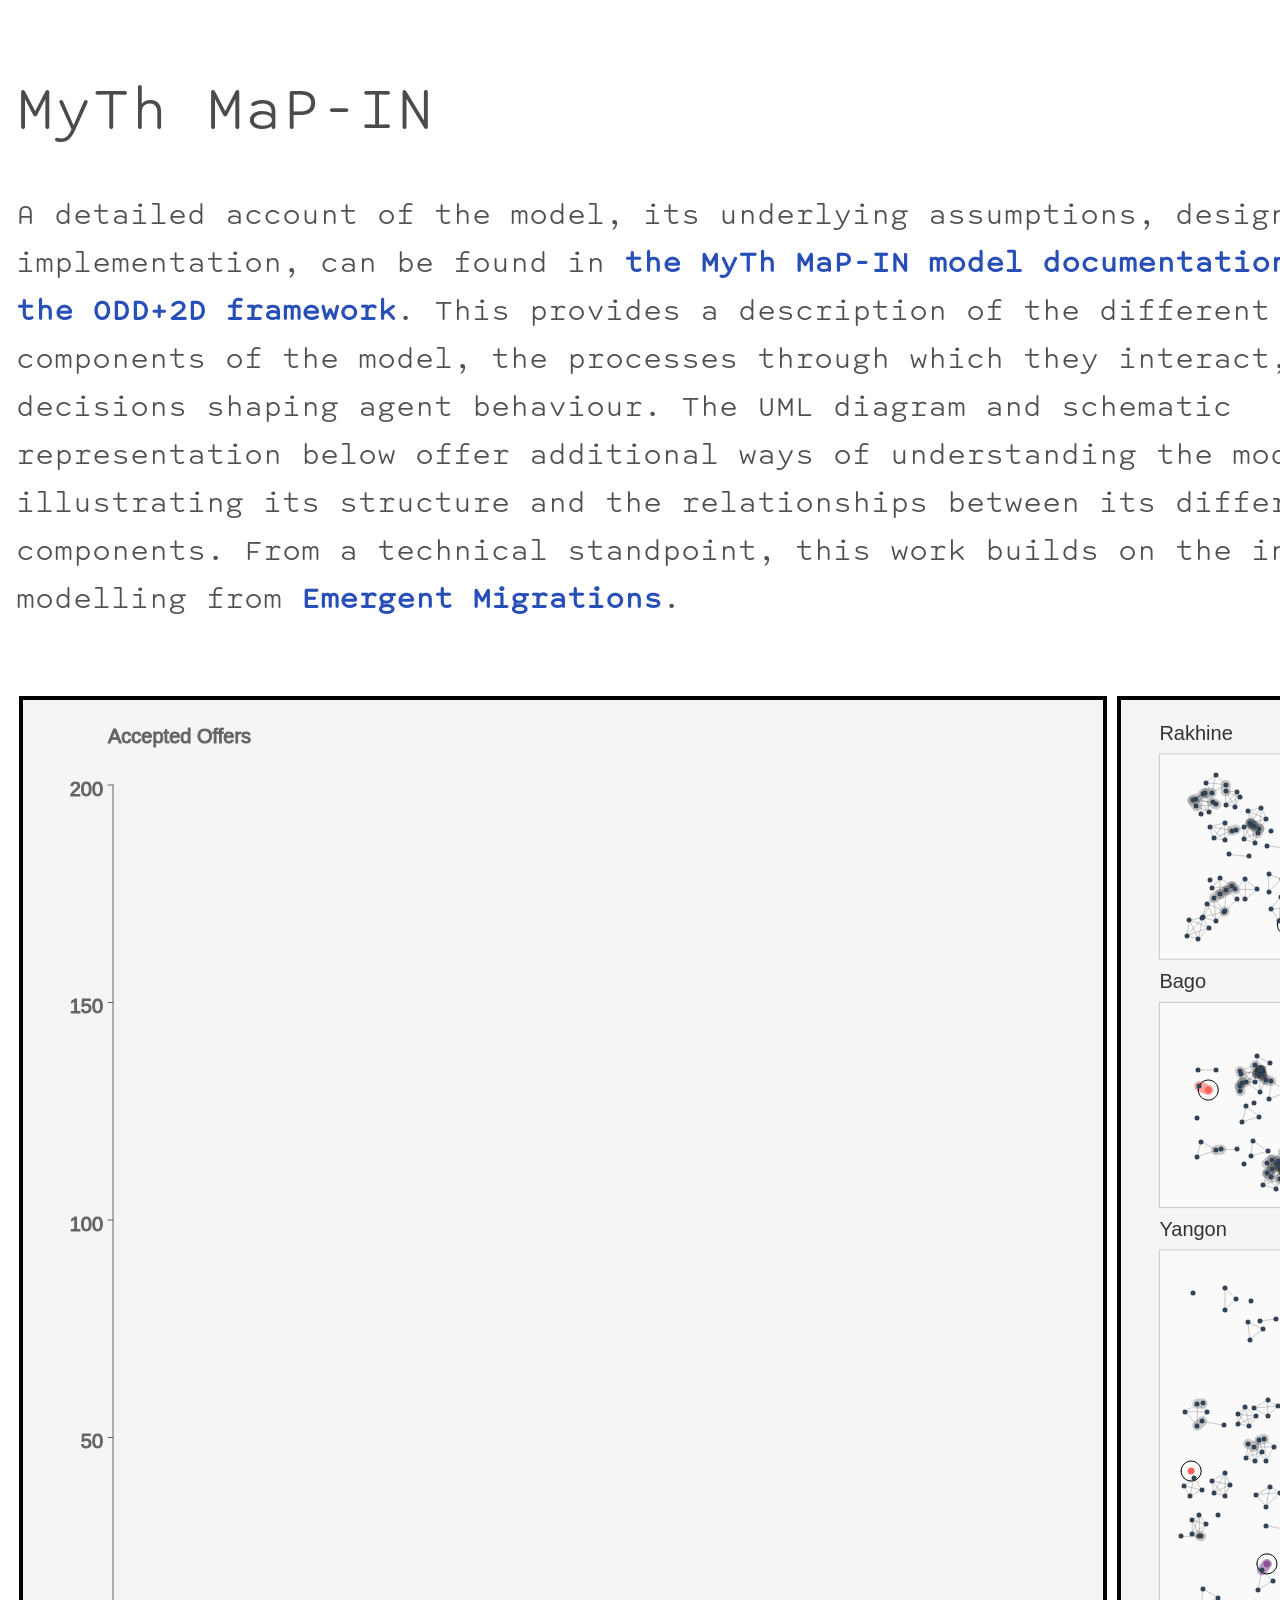
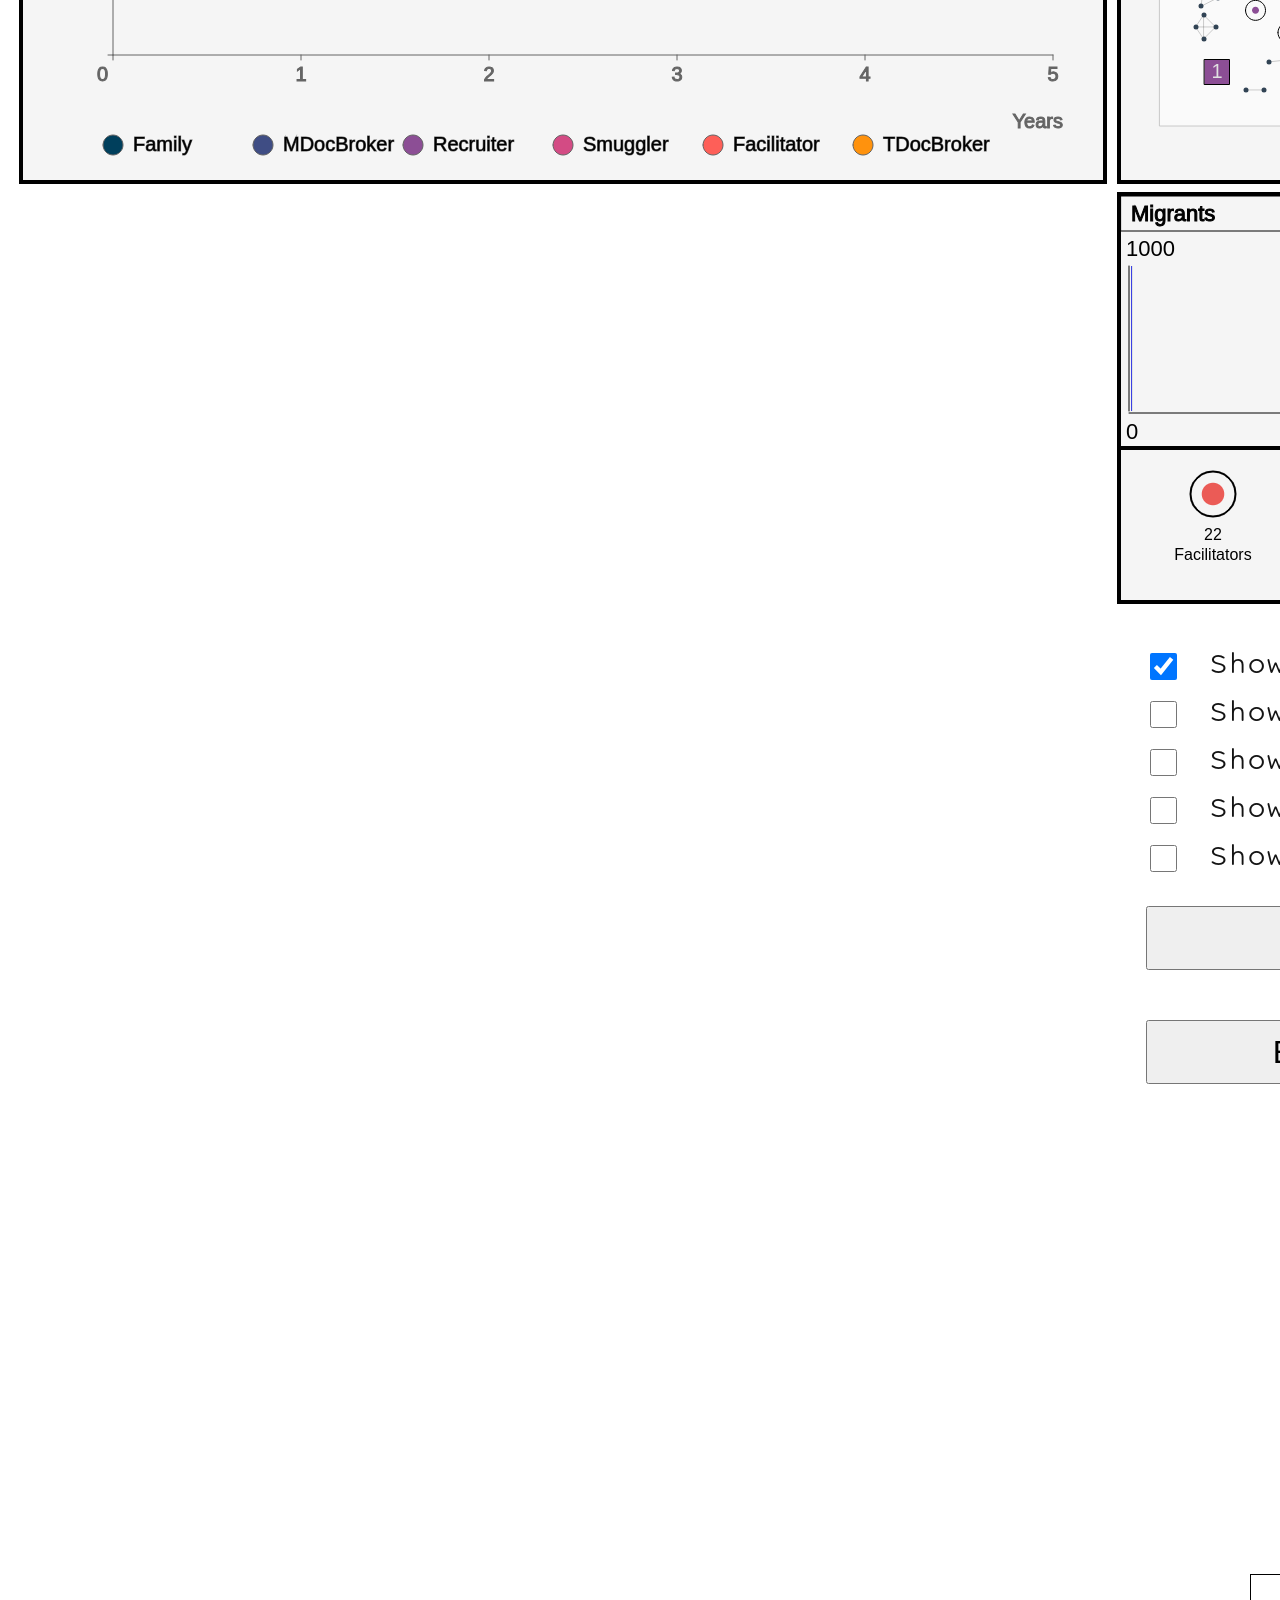
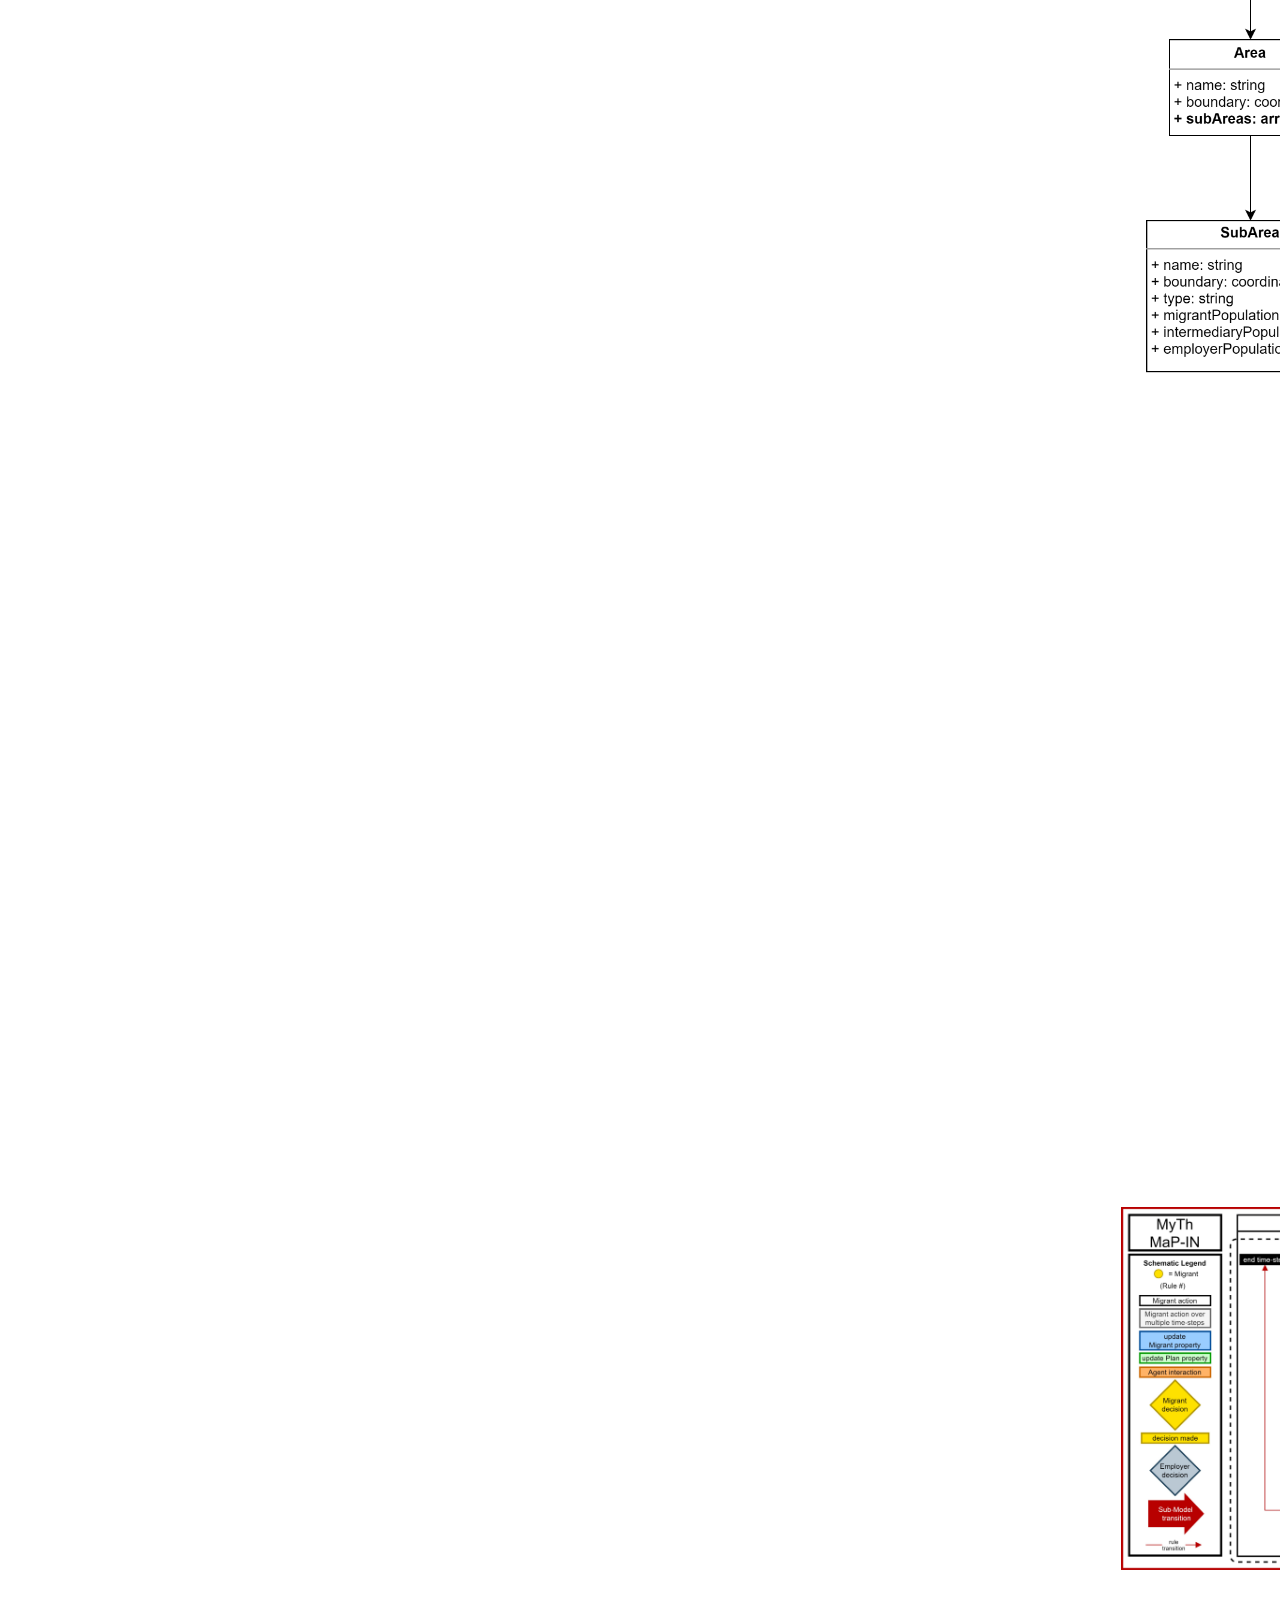
<file: works/mythmapin/index.html>
<!DOCTYPE html>
<html lang="en">
  <head>
    <meta charset="UTF-8">
    <meta name="viewport" content="width=device-width, initial-scale=1.0">
    <title>Luke Demarest</title>

    <!-- Global site tag (gtag.js) - Google Analytics -->
    <script async src="https://www.googletagmanager.com/gtag/js?id=UA-79452606-5"></script>
    <script>
      window.dataLayer = window.dataLayer || [];
      function gtag(){dataLayer.push(arguments);}
      gtag('js', new Date());

      gtag('config', 'UA-79452606-5');
    </script>

    <link rel="stylesheet" type="text/css" href="css/style.css">
    <!-- libraries -->
    <script src="js/lib/p5.js"></script>
     <!-- Environment -->
    <script src="js/environment.js"></script>
    <script src="js/agency.js"></script>
    <script src="js/document.js"></script>
    <!-- Employer -->
    <script src="js/employer.js"></script>
    <!-- Intermediary -->
    <script src="js/offer.js"></script>
    <script src="js/intermediary.js"></script>
    <script src="js/intermediary/smuggler.js"></script>
    <script src="js/intermediary/myanmarDocumentBroker.js"></script>
    <script src="js/intermediary/thailandDocumentBroker.js"></script>
    <script src="js/intermediary/recruiter.js"></script>
    <script src="js/intermediary/facilitator.js"></script>
    <!-- Migrant -->
    <script src="js/family.js"></script>
    <script src="js/migrant.js"></script>
    <script src="js/migrant/migration.js"></script>
    <script src="js/migrant/plan.js"></script>
    <!-- ABM -->
    <script src="js/model.js"></script> </head>
  <body>
    <main>
      <h2 style="font-size:4em;text-align:left;width:100%;margin-top:0;padding-top:0;">MyTh MaP-IN</h2>
      <p style="font-size:2em;max-width:45em;text-align:left;margin:0;">
        A detailed account of the model, its underlying assumptions, design, and implementation, can be found in <a target="_blank" href="assets/odd.pdf">the MyTh MaP-IN model documentation</a>, 
        using <a target="_blank" href="https://www.jasss.org/21/2/9.html"> the ODD+2D framework</a>. 
        This provides a description of the different components of the model, the processes through which they interact, and the decisions shaping agent behaviour. 
        The UML diagram and schematic representation below offer additional ways of understanding the model, illustrating its structure and the relationships between its different components.
        From a technical standpoint, this work builds on the initial modelling from <a href="https://demare.st/works/emergent-migrations/">Emergent Migrations</a>.
      </p>

      <h2 style="margin:0 auto;padding-top:0;">
        <span>Myanmar</span>
        <span>Thailand</span>
      </h2>
      <div id="holder" style="display:block;width:4125px;margin: 0 auto;">
        <div id="abm-accepted-offers"></div>
        <div id="abm"></div>
        <div id="abm-pathway-precarity"></div>
      <div id="abm-data"></div>
      <img id="legend" src="assets/legend.png"></img>
      <div id="abm-controls" style="margin-bottom:6em;">
        <div id="checkboxes"></div>
        <div id="radios"></div>
        <button id="fullscreen">Fullscreen</button>
        <button id="start">Start</button>
        <button id="restart">New Seed</button>
        <button id="export">Export Data</button>
      </div>
      <p style="text-align: center;font-size:3em;">MyTh MaP-IN UML</p>
      <a href="assets/UML.png" target="_blank">
        <img id="uml" src="assets/UML.png"></img>
      </a>
      <p style="text-align: center;font-size:3em;">MyTh MaP-IN SCHEMATIC</p>
      <a href="assets/schematic.jpg" target="_blank">
        <img id="schematic" src="assets/schematic.jpg"></img>
      </a>
      <!-- <svg width="780" height="1080"></svg> -->
      <!-- <div id="populationDashboard"></div> -->
    </main>

    <!-- <script src="./js/sociocentric.js"></script> -->
    <!-- <script src="./js/populationDashboard.js"></script> -->
    <!-- <script src="./js/verification-analysis.js"></script> -->
    <!-- <script src="./js/scenario-analysis.js"></script> -->
    <script src="js/migrantsDashboard.js"></script>
    <script src="js/acceptedOffersDashboard.js"></script>
    <script src="js/pathwaysDashboard.js"></script>
  </body>
</html>
</file>
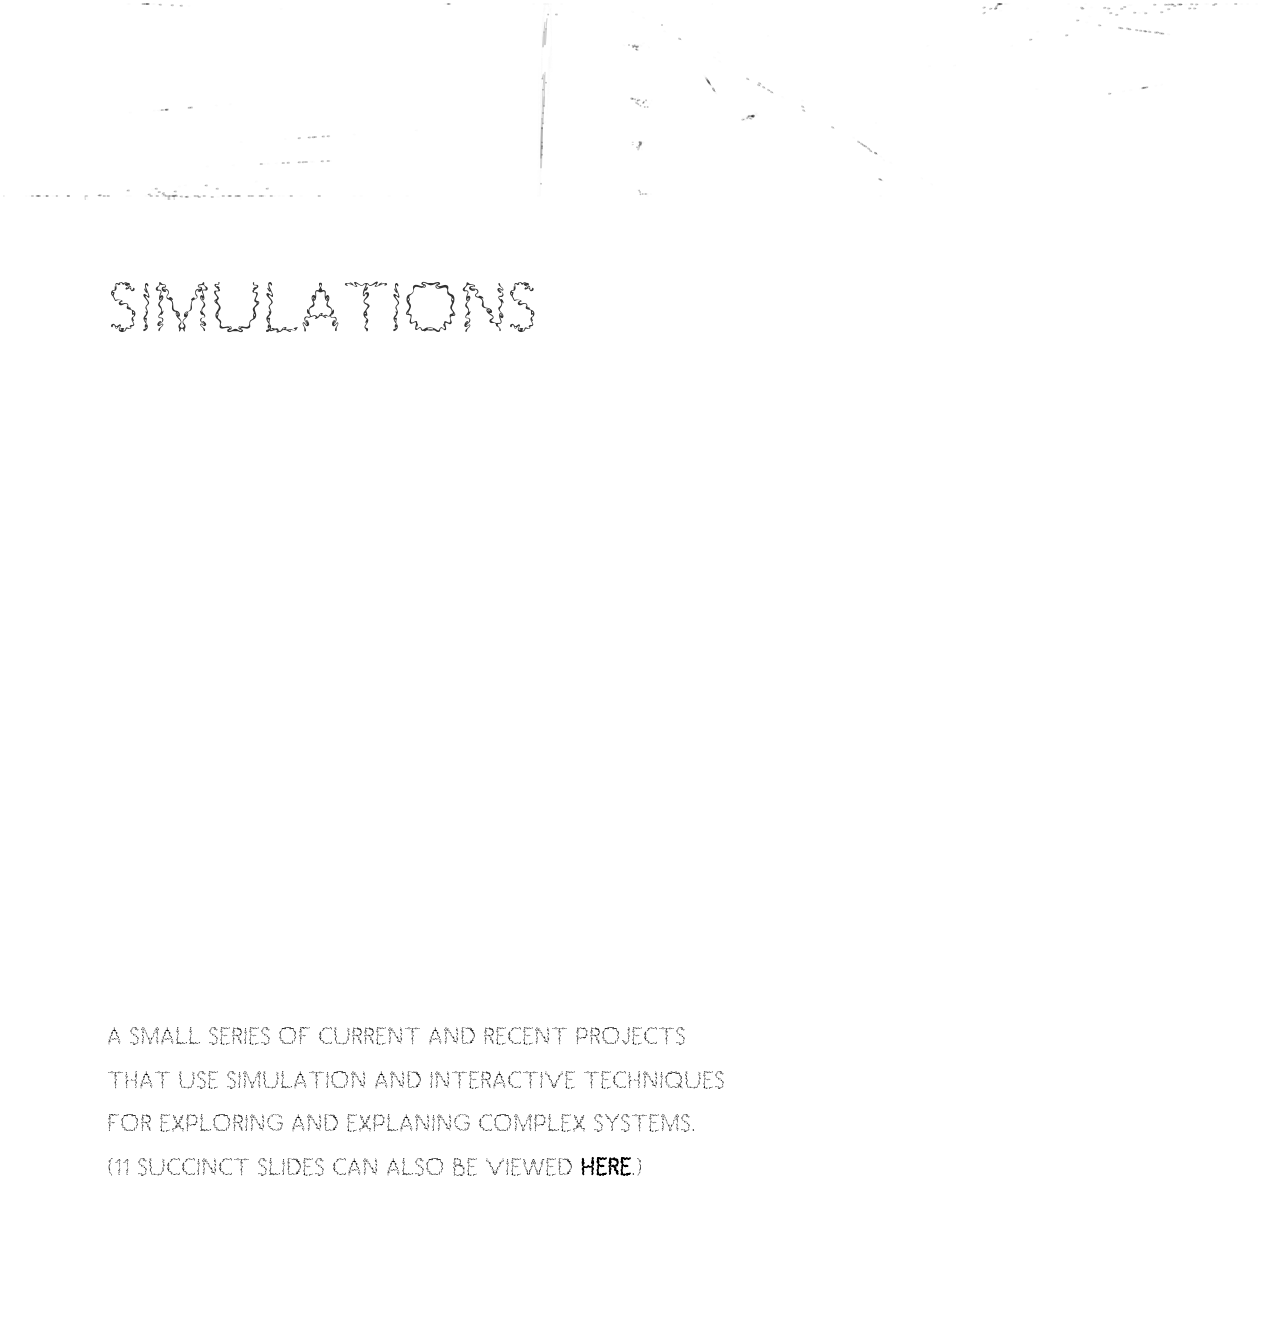
<file: works/simulations/index.html>
<!DOCTYPE html>
<html lang="en-GB">
  <head>
    <meta charset="UTF-8">
    <meta name="viewport" content="width=device-width, initial-scale=1.0">
    <title>Luke Demarest</title>

    <style>
    @font-face {
      font-family: parasitype;
      src: url(./fonts/haslea/haslea-plain.otf);
      <!-- src: url(./fonts/parasitype/parasitype-light.otf); -->
    }
    @font-face {
      font-family: haslea;
      src: url(./fonts/haslea/haslea-plain.otf);
    }
      :root {
        --page-width: 73rem;
        --page-padding: clamp(1.5rem, 4vw, 4rem);
        --text-colour: #666;
        --heading-colour: #323232;
        --gap: clamp(2rem, 4vw, 4rem);
      }

      *,
      *::before,
      *::after {
        box-sizing: border-box;
      }

      html {
        scrollbar-width: none;
      }

      html,
      body {
        margin: 0;
        padding: 0;
      }

      body {
        width: 100%;
        min-height: 100vh;
        padding-bottom: clamp(5rem, 10vw, 10rem);
        overflow-y: scroll;
        color: var(--text-colour);
        background: #fff;
        font-family: parasitype;
        scrollbar-width: none;
        -ms-overflow-style: none;
      }

      body::-webkit-scrollbar,
      ::-webkit-scrollbar {
        display: none;
      }

      canvas {
        display: block;
        width: 100%;
        margin: auto;
        min-height:200px;
      }

      #canvasParent {
        <!-- height: clamp(120px, 18vw, 220px); -->
        min-height:200px;
      }

      main {
        width: min(100%, var(--page-width));
        margin: 0 auto;
        padding: 0 var(--page-padding);
        color: black;
      }

      h1,
      h2,
      p {
        margin-top: 0;
        font-variant-ligatures: discretionary-ligatures; 
      }

      h1 {
        margin-top: clamp(2rem, 5vw, 4rem);
        margin-bottom: clamp(2rem, 5vw, 4rem);
        color: var(--heading-colour);
        font-size: clamp(3rem, 7.2vw, 5rem);
        font-weight: normal;
        <!-- line-height: 1.0; -->
        font-family: arthemys;
        letter-spacing: -0.02em;
        font-variant-ligatures: discretionary-ligatures;
        text-rendering: optimizeLegibility;
      }

      h1,
      h1 * {
        font-variant-ligatures: discretionary-ligatures;
        font-feature-settings: "dlig" 1;
      }

      p {
        max-width: 38ch;
        font-family: "haslea", sans-serif;
        font-size: clamp(1.2rem, 2.2vw, 1.7rem);
        line-height: 1.6;
      }

      a,
      a:visited,
      a:active {
        color: inherit;
        text-decoration: none;
      }

      a:focus-visible {
        outline: 1px solid currentColor;
        outline-offset: 0.3rem;
      }

      .intro {
        margin-bottom: clamp(6rem, 12vw, 11rem);
      }

      .intro p:last-child {
        margin-bottom: 0;
      }

      .contact a {
        border-bottom: 1px solid currentColor;
      }

      .projects {
        display: grid;
        grid-template-columns: repeat(3, minmax(0, 1fr));
        gap: clamp(3rem, 6vw, 6rem) var(--gap);
      }

      .project {
        display: block;
      }

      .project-image {
        width: 100%;
        aspect-ratio: 4 / 3;
        object-fit: cover;
        display: block;
      }

      .project h2 {
        margin: 1rem 0 0.35rem;
        color: var(--heading-colour);
        font-size: clamp(1.35rem, 1.45vw, 1.8rem);
        font-weight: normal;
        line-height: 1.05;
      }

      .project p {
        max-width: none;
        margin-bottom: 0;
        font-size: clamp(0.95rem, 1.2vw, 1.1rem);
        line-height: 1.45;
      }

      @media (hover: hover) {
        .project-image {
          transition: opacity 160ms ease;
        }

        .project:hover .project-image {
          opacity: 0.82;
        }
      }

      @media (max-width: 900px) {
        .projects {
          grid-template-columns: repeat(2, minmax(0, 1fr));
        }
      }

      @media (max-width: 620px) {
        h1 {
          font-size: clamp(2.8rem, 15vw, 4rem);
          font-size: clamp(2.8rem, 12vw, 4rem);
        }

        p {
          font-size: clamp(1.05rem, 5vw, 1.35rem);
          line-height: 1.55;
        }

        .projects {
          grid-template-columns: 1fr;
        }
      }

    </style>
    <script Content-type="application/javascript" src="./js/lib/p5.js"></script>
    <script Content-type="application/javascript" src="./js/sketch.js"></script>
  </head>
  <body>
    <div id="canvasParent"></div>
    <main>
      <h1>Simulations</h1>

<div style="position: relative; width: 100%; padding-bottom: 56.25%; height: 0; overflow: hidden;">
  <iframe
    src="https://docs.google.com/presentation/d/13qjvDKnfMVbpjRA7PcjxZmh9Vd0kZKithSnr780DDSY/embed?start=false&loop=false&delayms=3000"
    frameborder="0"
    width="100%"
    height="100%"
    allowfullscreen="true"
    style="position: absolute; top: 0; left: 0; width: 100%; height: 100%; border: 0;">
  </iframe>
</div>
      <p>
        A small series of current and recent projects that use simulation and interactive techniques for exploring and explaning complex systems.<br>(11 succinct slides can also be viewed <a target="_blank" href="https://docs.google.com/presentation/d/13qjvDKnfMVbpjRA7PcjxZmh9Vd0kZKithSnr780DDSY/edit?usp=sharing"><b>here</b></a>.)
      </p>
    </main>
  </body>
</html>
</file>
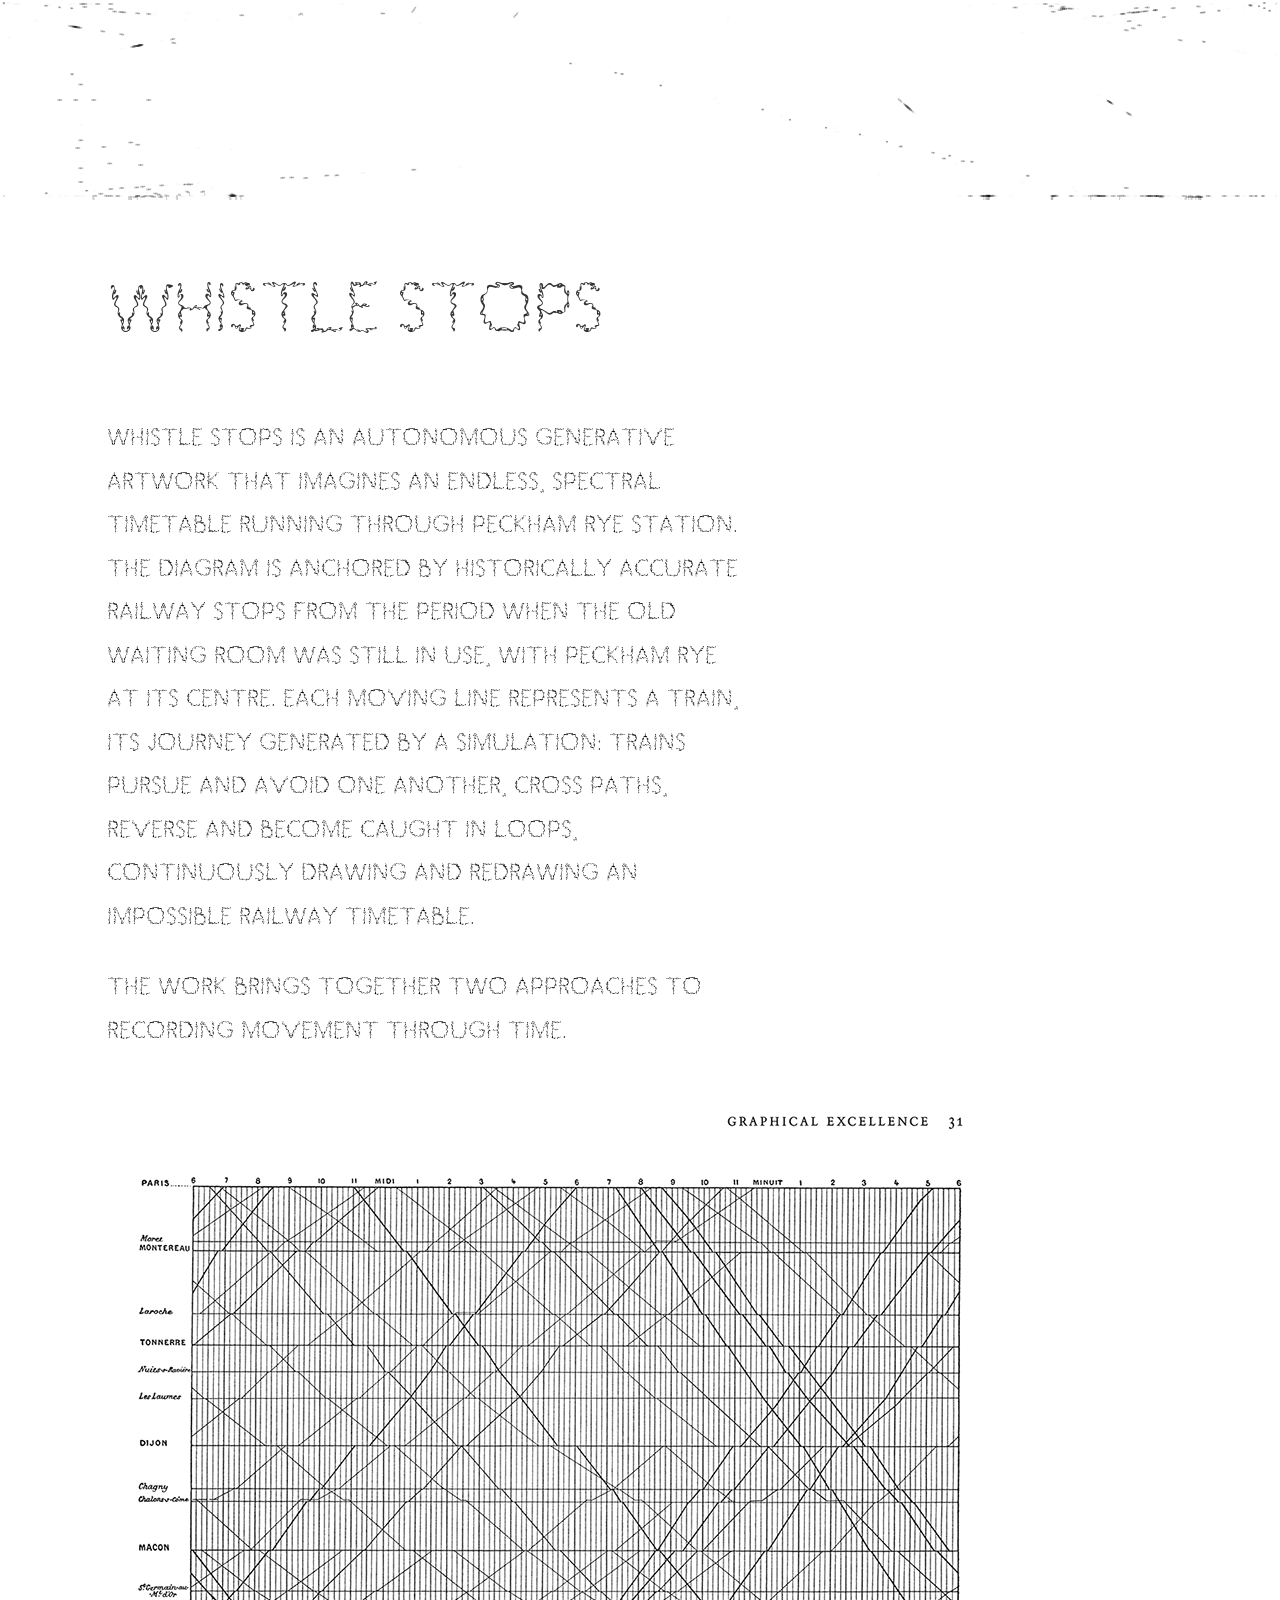
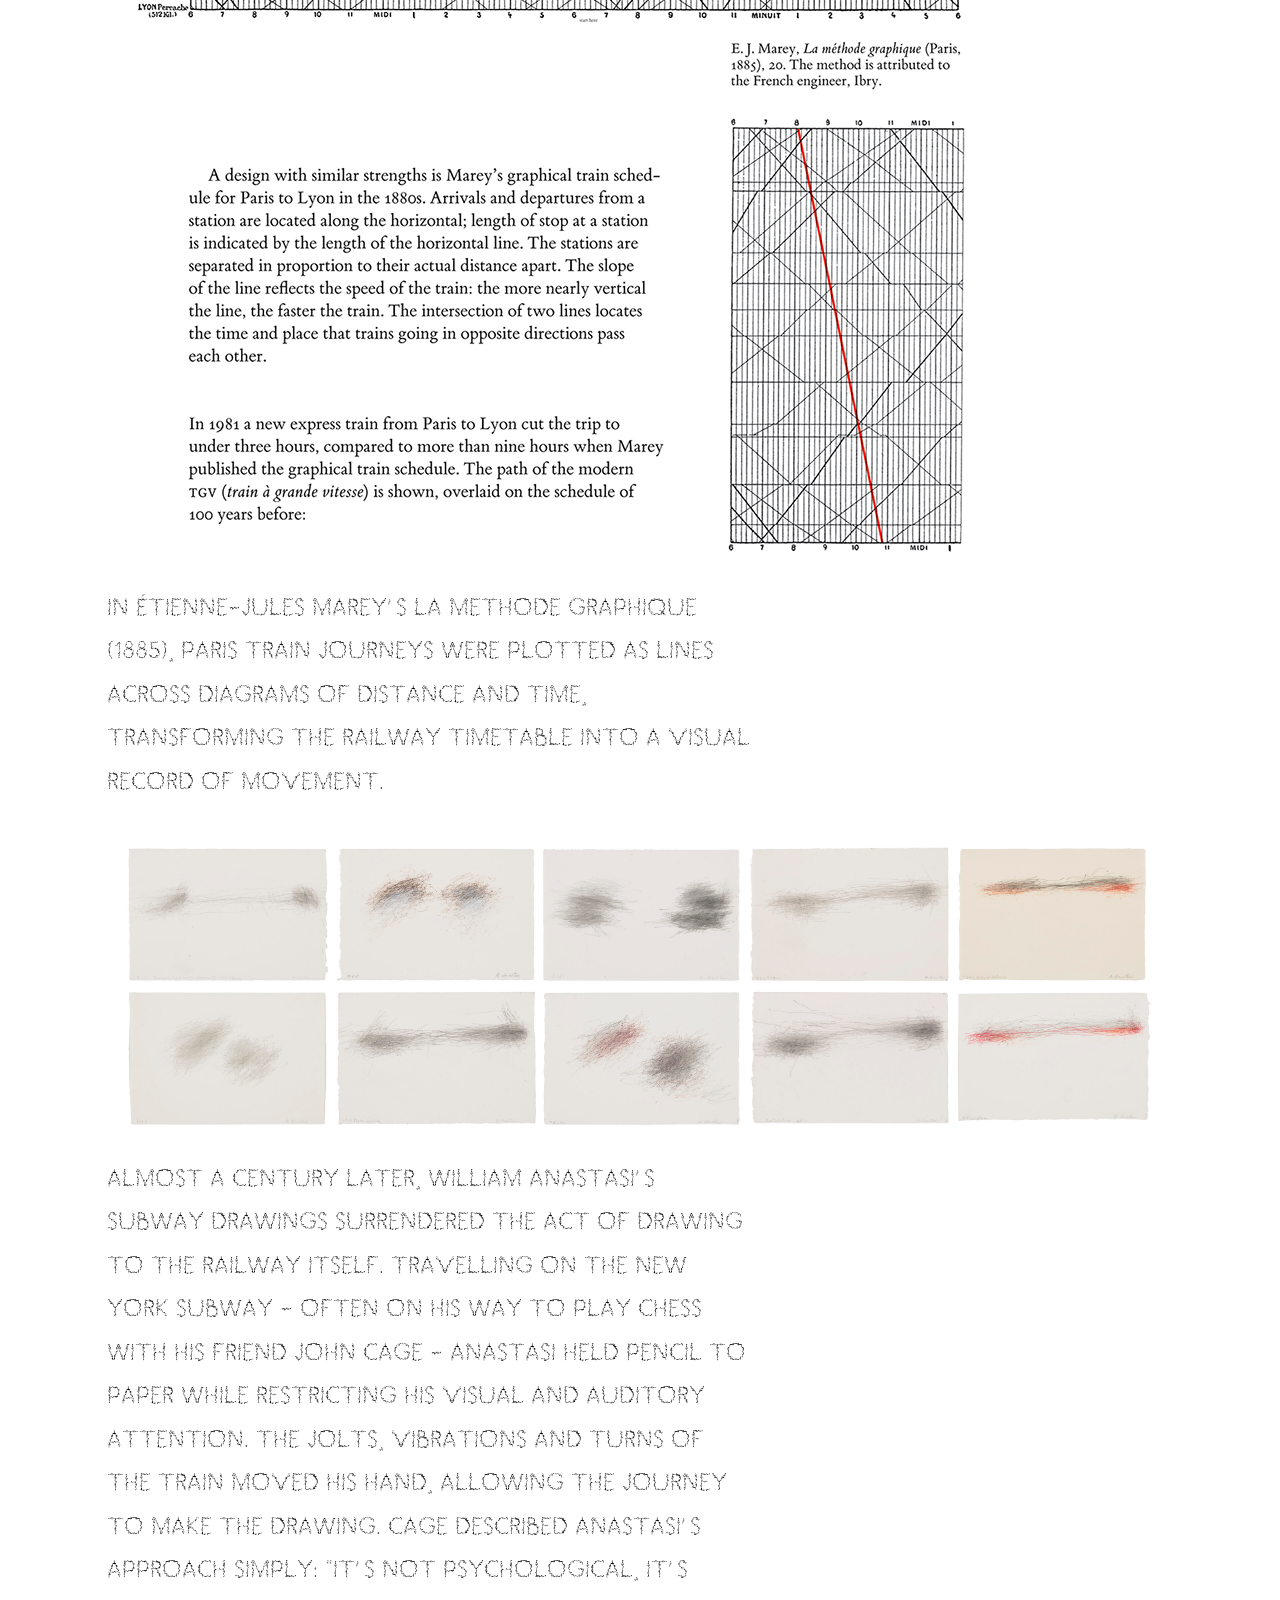
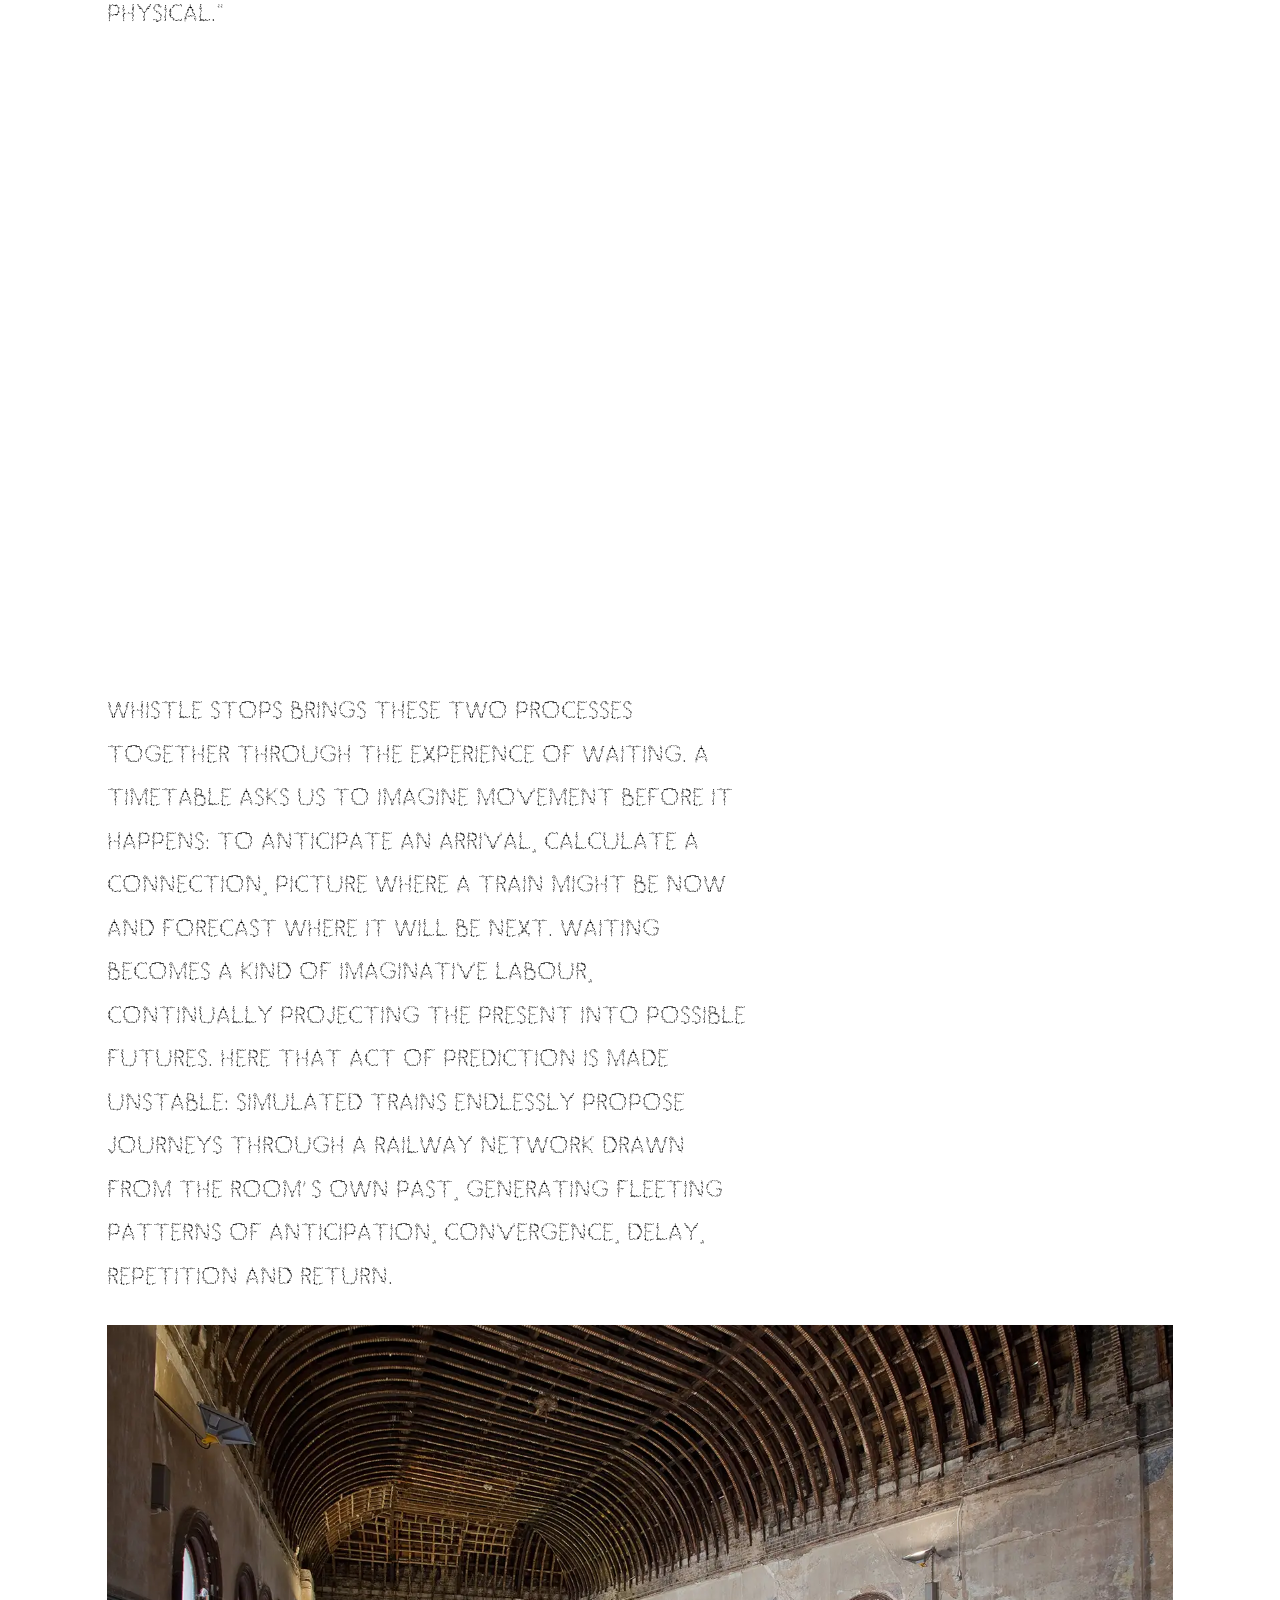
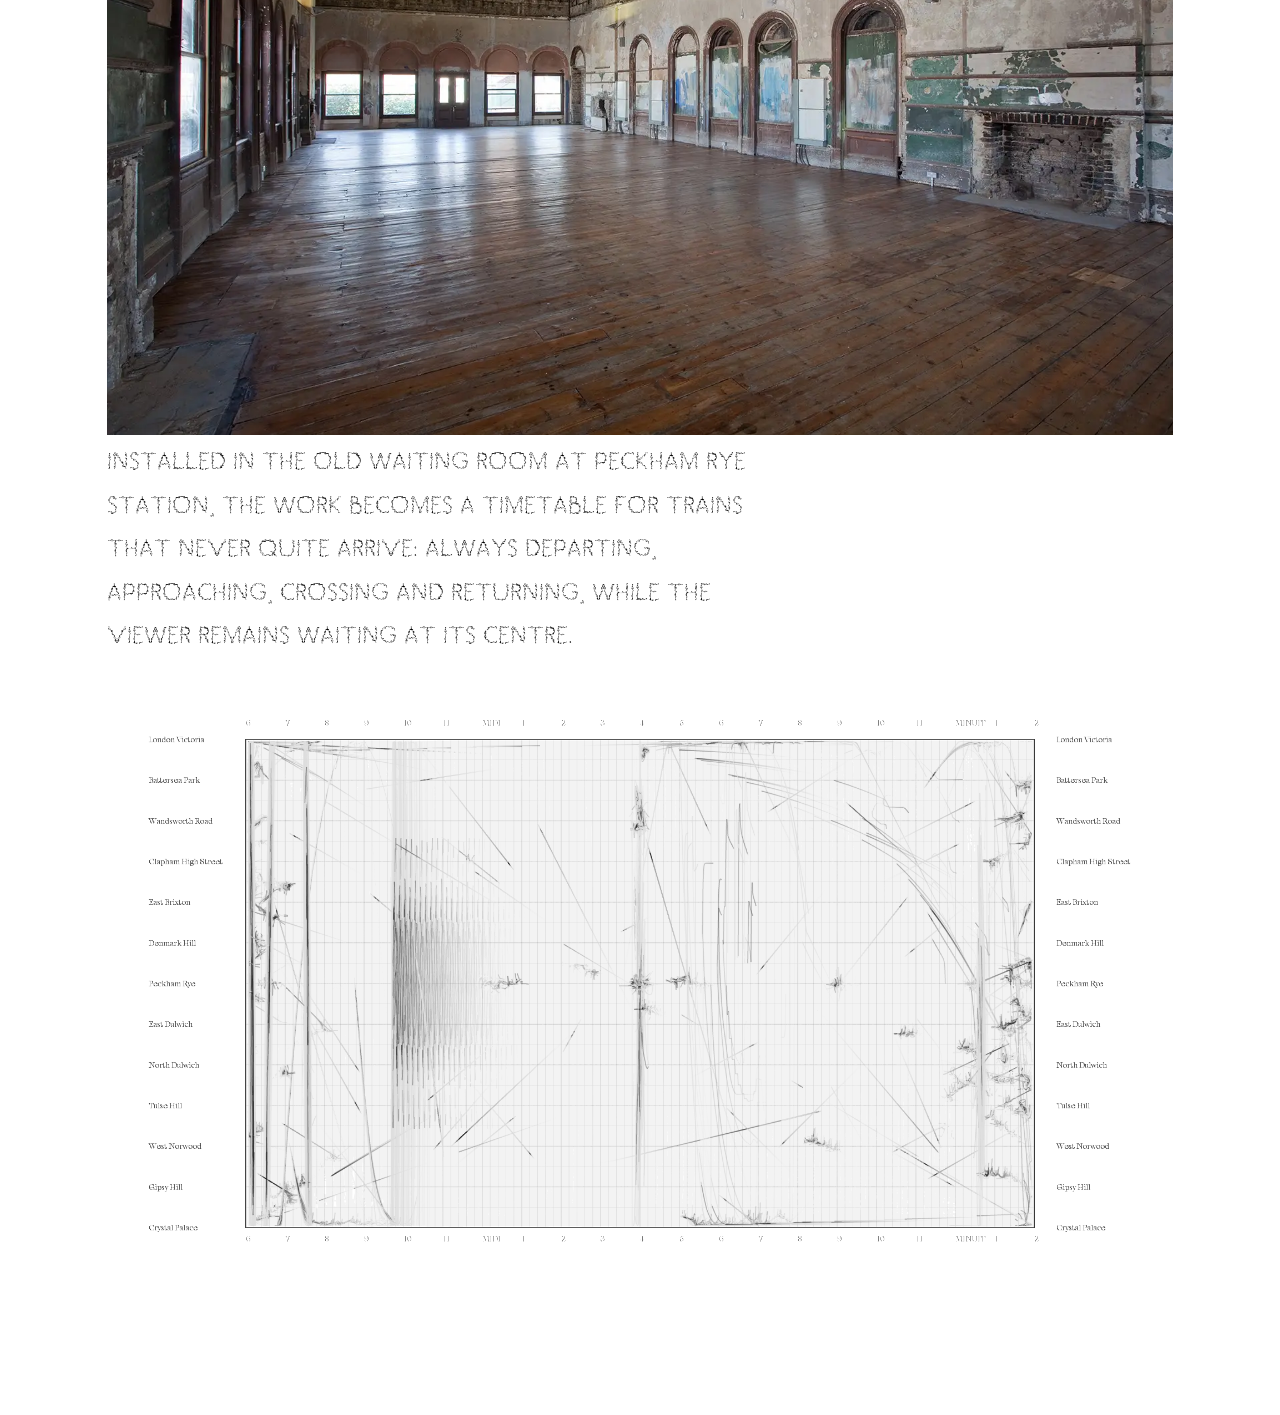
<file: works/whistle-stops/index.html>
<!DOCTYPE html>
<html lang="en-GB">
  <head>
    <meta charset="UTF-8">
    <meta name="viewport" content="width=device-width, initial-scale=1.0">
    <title>Luke Demarest</title>

    <style>
    @font-face {
      font-family: parasitype;
      src: url(./fonts/haslea/haslea-plain.otf);
      <!-- src: url(./fonts/parasitype/parasitype-light.otf); -->
    }
    @font-face {
      font-family: haslea;
      src: url(./fonts/haslea/haslea-plain.otf);
    }
      :root {
        --page-width: 73rem;
        --page-padding: clamp(1.5rem, 4vw, 4rem);
        --text-colour: #666;
        --heading-colour: #323232;
        --gap: clamp(2rem, 4vw, 4rem);
      }

      *,
      *::before,
      *::after {
        box-sizing: border-box;
      }

      html {
        scrollbar-width: none;
      }

      html,
      body {
        margin: 0;
        padding: 0;
      }

      body {
        width: 100%;
        min-height: 100vh;
        padding-bottom: clamp(5rem, 10vw, 10rem);
        overflow-y: scroll;
        color: var(--text-colour);
        background: #fff;
        font-family: parasitype;
        scrollbar-width: none;
        -ms-overflow-style: none;
      }

      body::-webkit-scrollbar,
      ::-webkit-scrollbar {
        display: none;
      }

      canvas {
        display: block;
        width: 100%;
        margin: auto;
        min-height:200px;
      }

      #canvasParent {
        <!-- height: clamp(120px, 18vw, 220px); -->
        min-height:200px;
      }

      main {
        width: min(100%, var(--page-width));
        margin: 0 auto;
        padding: 0 var(--page-padding);
        color: black;
      }

      h1,
      h2,
      p {
        margin-top: 0;
        font-variant-ligatures: discretionary-ligatures; 
      }

      h1 {
        margin-top: clamp(2rem, 5vw, 4rem);
        margin-bottom: clamp(2rem, 5vw, 4rem);
        color: var(--heading-colour);
        font-size: clamp(3rem, 7.2vw, 5rem);
        font-weight: normal;
        <!-- line-height: 1.0; -->
        font-family: arthemys;
        letter-spacing: -0.02em;
        font-variant-ligatures: discretionary-ligatures;
        text-rendering: optimizeLegibility;
      }

      h1,
      h1 * {
        font-variant-ligatures: discretionary-ligatures;
        font-feature-settings: "dlig" 1;
      }

      p {
        max-width: 38ch;
        font-family: "haslea", sans-serif;
        font-size: clamp(1.2rem, 2.2vw, 1.7rem);
        line-height: 1.6;
      }

      a,
      a:visited,
      a:active {
        color: inherit;
        text-decoration: none;
      }

      a:focus-visible {
        outline: 1px solid currentColor;
        outline-offset: 0.3rem;
      }

      .intro {
        margin-bottom: clamp(6rem, 12vw, 11rem);
      }

      .intro p:last-child {
        margin-bottom: 0;
      }

      .contact a {
        border-bottom: 1px solid currentColor;
      }

      .projects {
        display: grid;
        grid-template-columns: repeat(3, minmax(0, 1fr));
        gap: clamp(3rem, 6vw, 6rem) var(--gap);
      }

      .project {
        display: block;
      }

      .project-image {
        width: 100%;
        aspect-ratio: 4 / 3;
        object-fit: cover;
        display: block;
      }

      .project h2 {
        margin: 1rem 0 0.35rem;
        color: var(--heading-colour);
        font-size: clamp(1.35rem, 1.45vw, 1.8rem);
        font-weight: normal;
        line-height: 1.05;
      }

      .project p {
        max-width: none;
        margin-bottom: 0;
        font-size: clamp(0.95rem, 1.2vw, 1.1rem);
        line-height: 1.45;
      }

      @media (hover: hover) {
        .project-image {
          transition: opacity 160ms ease;
        }

        .project:hover .project-image {
          opacity: 0.82;
        }
      }

      @media (max-width: 900px) {
        .projects {
          grid-template-columns: repeat(2, minmax(0, 1fr));
        }
      }

      @media (max-width: 620px) {
        h1 {
          font-size: clamp(2.8rem, 15vw, 4rem);
          font-size: clamp(2.8rem, 12vw, 4rem);
        }

        p {
          font-size: clamp(1.05rem, 5vw, 1.35rem);
          line-height: 1.55;
        }

        .projects {
          grid-template-columns: 1fr;
        }
      }

    </style>
    <script Content-type="application/javascript" src="./js/lib/p5.js"></script>
    <script Content-type="application/javascript" src="./js/sketch.js"></script>
  </head>
  <body>
    <div id="canvasParent"></div>
    <main>
      <h1>Whistle Stops</h1>
      <p>
      Whistle Stops is an autonomous generative artwork that imagines an endless, spectral timetable running through Peckham Rye Station. 
      The diagram is anchored by historically accurate railway stops from the period when the Old Waiting Room was still in use, 
      with Peckham Rye at its centre. Each moving line represents a train, its journey generated by a simulation: 
      trains pursue and avoid one another, cross paths, reverse and become caught in loops, 
      continuously drawing and redrawing an impossible railway timetable.
      </p>
      <p>
      The work brings together two approaches to recording movement through time.
      </p>
      <img src="images/marey-la-methode-graphique.jpg" style="max-width:100%;" alt="La Methode Graphique, E.J. Marey (1885)">
      <p>
      In Étienne-Jules Marey's La Methode Graphique (1885), Paris train journeys were plotted as lines across diagrams of distance and time, transforming the railway timetable into a visual record of movement.
      </p>
      <img src="images/subway-drawings-1988-2011.jpg" style="max-width:100%;" alt="Subway Drawings (Ten Works), William Anastasi (1988-2011)">
      <p>
      Almost a century later, William Anastasi's Subway Drawings surrendered the act of drawing to the railway itself. 
      Travelling on the New York subway - often on his way to play chess with his friend John Cage - 
      Anastasi held pencil to paper while restricting his visual and auditory attention. 
      The jolts, vibrations and turns of the train moved his hand, allowing the journey to make the drawing. 
      Cage described Anastasi's approach simply: "It's not psychological, it's physical."
      </p>
      <p>
      </p>
      <div style="position:relative; width:100%; aspect-ratio:16/9;">
        <iframe
          src="https://www.youtube.com/embed/DKSwFcJ9PYM"
          title="YouTube video player"
          style="position:absolute; inset:0; width:100%; height:100%; border:0;"
          allow="accelerometer; autoplay; clipboard-write; encrypted-media; gyroscope; picture-in-picture"
          allowfullscreen>
        </iframe>
      </div>
      <p>
      </p>
      <p>
      Whistle Stops brings these two processes together through the experience of waiting. 
      A timetable asks us to imagine movement before it happens: 
      to anticipate an arrival, calculate a connection, picture where a train might be now and forecast where it will be next. 
      Waiting becomes a kind of imaginative labour, continually projecting the present into possible futures. 
      Here that act of prediction is made unstable: simulated trains endlessly propose journeys through a railway network 
      drawn from the room's own past, generating fleeting patterns of anticipation, convergence, delay, repetition and return.
      </p>
      <img src="images/peckham-rye-waiting-room_3.webp" style="max-width:100%;" alt="Peckham Rye Waiting Room">
      <p>
      Installed in the Old Waiting Room at Peckham Rye Station, the work becomes a timetable for trains that never quite arrive: 
      always departing, approaching, crossing and returning, while the viewer remains waiting at its centre.
      </p>
      <img src="images/whistle-stops-1.png" style="max-width:100%;" alt="Whistle Stops, Luke Demarest (2026)">
    </main>
  </body>
</html>
</file>
<file: evidence-week/style.css>
html, body {
	margin: 0;
	padding: 0;
}
main{ 
	padding:2em;
	float:center;
}
h1{
	float:center;
}
body{
	background: #008292;
}
iframe{
	margin:auto;
	display: block;
	width: 1960px;
	height:1080px; 
}
#qr{
	width:200px;
	height:200px;
	position:absolute;
	top: 865px;
	left: 85px;
	top: 54em;
	left: 5.25em;
}
#btp{
	width:200px;
	position:absolute;
	top: 725px;
	left: 85px;
	top: 45em;
	left: 5.25em;
}
</file>
<file: works/mythmapin/css/style.css>
@font-face{
  font-family: spot_mono;
  src: url(../fonts/spot_mono_light.woff);
}

html header,
html main {
  /*max-width: 45em;*/
  padding: 4em 1em;
  margin: 0 auto;
  width: 4130px;
}


/* HTML BODY --------------------------------------------- */

html body {
  margin: 0;
  padding: 0;
  font-size: 1em;
  line-height: 1.5;
  background: white;
  color: rgba(20,20,20,1);
  font-family: "spot_mono";

  /*
  -moz-font-smoothing: grayscale;
  -webkit-font-smoothing: antialiased;
  -webkit-background-size: cover;
  -moz-background-size: cover;
  -o-background-size: cover;
  background-size: cover;
  background-repeat:no-repeat;
  background: -webkit-linear-gradient( to left top, #ccc, white);
  background: -moz-linear-gradient( to left top, #ccc, white);
  background: -ms-linear-gradient( to left top,  #ccc, white);
  background: -o-linear-gradient( to left top, #ccc, white);
  background: linear-gradient( to left top, #ccc, white);
  height: 100%;
  width: 100%
  */
}

main{
  padding: 0 1em;
}

h2{
  width: 1920px;
}
h2 span{
  display:inline-block;
  text-align: center;
  width:49%;
  padding:none;
  margin:none;
  font-size: 2em;
}

h1,
h2,
h3,
h4,
h5,
strong {
  color: rgba(75,75,75,1);
  font-weight:500;
  font-size: 3em;
}

h1{
  color: #284fb8;
}

h2 {
  margin-bottom: 0.5em;
  margin-top: 1.25em;
  padding-top: 1em;
}

h3  {
  font-weight: 300;
}

main a {
  text-decoration: none;
  color: rgba(75,175,75,1);
  color: #284fb8;
  font-weight: bold;
}

main a strong {
  color: inherit;
}

ul, ol, p{
  line-height: 1.5;
  color: rgba(115,115,115,1);
  font-size: 0.9em;
  margin: 5em 0;
}

p{
  color:#505050;
  font-size:1em;
}

li{
  padding: 3em 0;
}

img {
  height: auto;
  max-width: 100%;
  margin: 0 auto;
  padding-top:2em;
  display:block;
  width: 100%;
}

#abm{
  width: 1920px;
}
#uml, #schematic{
  border: solid white 4px;
  padding-top: 0;
  margin-top: 0;
  width: 1920px;
}

#legend{
  border: solid black 4px;
  border-top: none;
  padding-top: 0;
  margin-top: 0;
  width: 1920px;
  height: 150px;
}


img.grayHover {
  -webkit-filter: grayscale(1);
  filter: grayscale(1);
}

img.grayHover:hover {
  -webkit-filter: grayscale(0);
  filter: none;
}

figure figcaption{
  color: rgba(115,115,115,1);
}

hr {
  background: none;
  border: none;
  border-bottom: 1px solid #d8dee9;
}

code {
  padding: 2px 4px;
  vertical-align: text-bottom;
}

pre {
  padding: 1em;
  overflow: auto;
  white-space: pre-wrap;
  border-left: 2px solid #69c;
}

code,
pre {
  color: #a7adba;
  background: #f5f7f9;
  border-bottom: 1px solid #d8dee9;

  -moz-font-smoothing: grayscale;
  -webkit-font-smoothing: initial;
}

/* HTML FOOTER --------------------------------------------- */

footer {
  display: flex;
  margin-top: 4em;
  text-align: center;
  align-items: center;
  justify-content: center;
}

footer p{
  font-size: 3em;
}

@media screen and (min-device-width: 900px) {
  h1 {
    text-align: left;
  }
  h1{
    font-size: 2em;
  }
  h2,
  h3,
  h4,
  h5,
  strong {
    font-size: 1.5em;
  }
  ul {
    padding-left: 1.25em;
  }

  ul,ol,p{
    margin: 2em 0;
  }

  li{
    padding: 1em 0;
  }

  footer{
    width: 80%;
    margin: auto
  }

  footer p{
    font-size: 1em;
  }

}



/* ABM --------------------------------------------- */

#abm-holder{
  height: 175px;
  display: block;
  margin: 2em 0;
}

#abm canvas,
#abm-data canvas {
  border:2px solid black;
  display: block;
  width:100%;
  /*
  zoom: 0.5; 
  -moz-transform: scale(0.5); 
  -moz-transform-origin: 0 0;
  */
  border:4px solid black;
}

#abm-data canvas,
#sketch1 div,
#abm-controls { 
  display:block;
  margin:0 auto;
}

#sketch1{
  margin-bottom:5em;
}

#abm-controls{
  width:1920px;
  margin-top:17px;
  background:#fff;
  border: solid #fff 4px;
  margin-bottom: 15em;
}

input{
  /* 
  width:960px; 
  display:block;
  */
  margin:0.5em 0;
}

input[type="checkbox"]{
  height: 2em;
  width: 2em;
  margin-left: 1em;
  vertical-align: middle;
}

input[type="radio"]{
  height: 2em;
  width: 2em;
  margin-left: 1em;
  vertical-align: middle;
}

button{
  display:inline;
  width:22%;
  margin:1.31%;
  height:2em;
  font-size: 2em;
}

#start{
  background-color: #000;
  color: #fff;
}

#checkboxes, #radios{
  font-size: 2em;
  padding-top: 0.5em;
  padding-left: 0.5em;
  width: 50%;
  display:table-cell;
}

#radios label{
  width: 833px;
  display: inline-block;
}

.slider{
  margin-top: 1em;
}

label{
  width: 110px;
  display:inline;
  padding-left: 1em;
}

span.current{
  font-weight:bold;
}

span.max{
  float:right;
  padding-right: 1em;
}

/* ABM IE --------------------------------------------- */
input[type="range"]::-ms-fill-lower {
  background-color: #d8d8d8; 
}

input[type="range"]::-ms-fill-upper {  
  background-color: #d8d8d8;
}

/* ABM FF --------------------------------------------- */
input[type="range"]::-moz-range-progress {
  background-color: #fff; 
  height:19px;
}

input#numOfCowards[type="range"]::-moz-range-progress {
  background-color: #000000 !important; 
}

input[type="range"]::-moz-range-track {  
  background-color: #d8d8d8;
}

/* ABM CHROME --------------------------------------------- */
@media screen and (-webkit-min-device-pixel-ratio:0) {

  input#numOfCowards[type='range']::-webkit-slider-thumb {
    box-shadow: -960 0 0 960px #fff;
    background: rgb(20, 40, 40);
    -webkit-appearance: none;
    cursor: ew-resize;
    height: 10px;
    width: 10px;
  }
  
  input[type='range']{ 
    overflow: hidden;
    -webkit-appearance: none;
    background-color: #d8d8d8;
  }
    
  input[type='range']::-webkit-slider-runnable-track {
    height: 10px;
    -webkit-appearance: none;
    color: #d8d8d8;
    margin-top: -1px;
  }
}




//---------------------------------
html, body {
  margin: 0;
  padding: 0;
}

#abm, #populationDashboard{
  display:inline-block;
}

#abm{
}

#abm-accepted-offers,
#abm-pathway-precarity{
  display:inline-block;
  border:solid black 4px;
  width:1080px;
  height:1080px;
  vertical-align:top;
}

#populationDashboard{
  width: 900px;
}

svg{
  border: solid black 1px;	
}

.links line {
  stroke-opacity: 0.3;
}

.nodes circle {
  /*stroke: #fff;*/
  /*stroke-width: 1.5px;*/
}

text {
  font-family: sans-serif;
  font-size: 10px;
}
</file>
